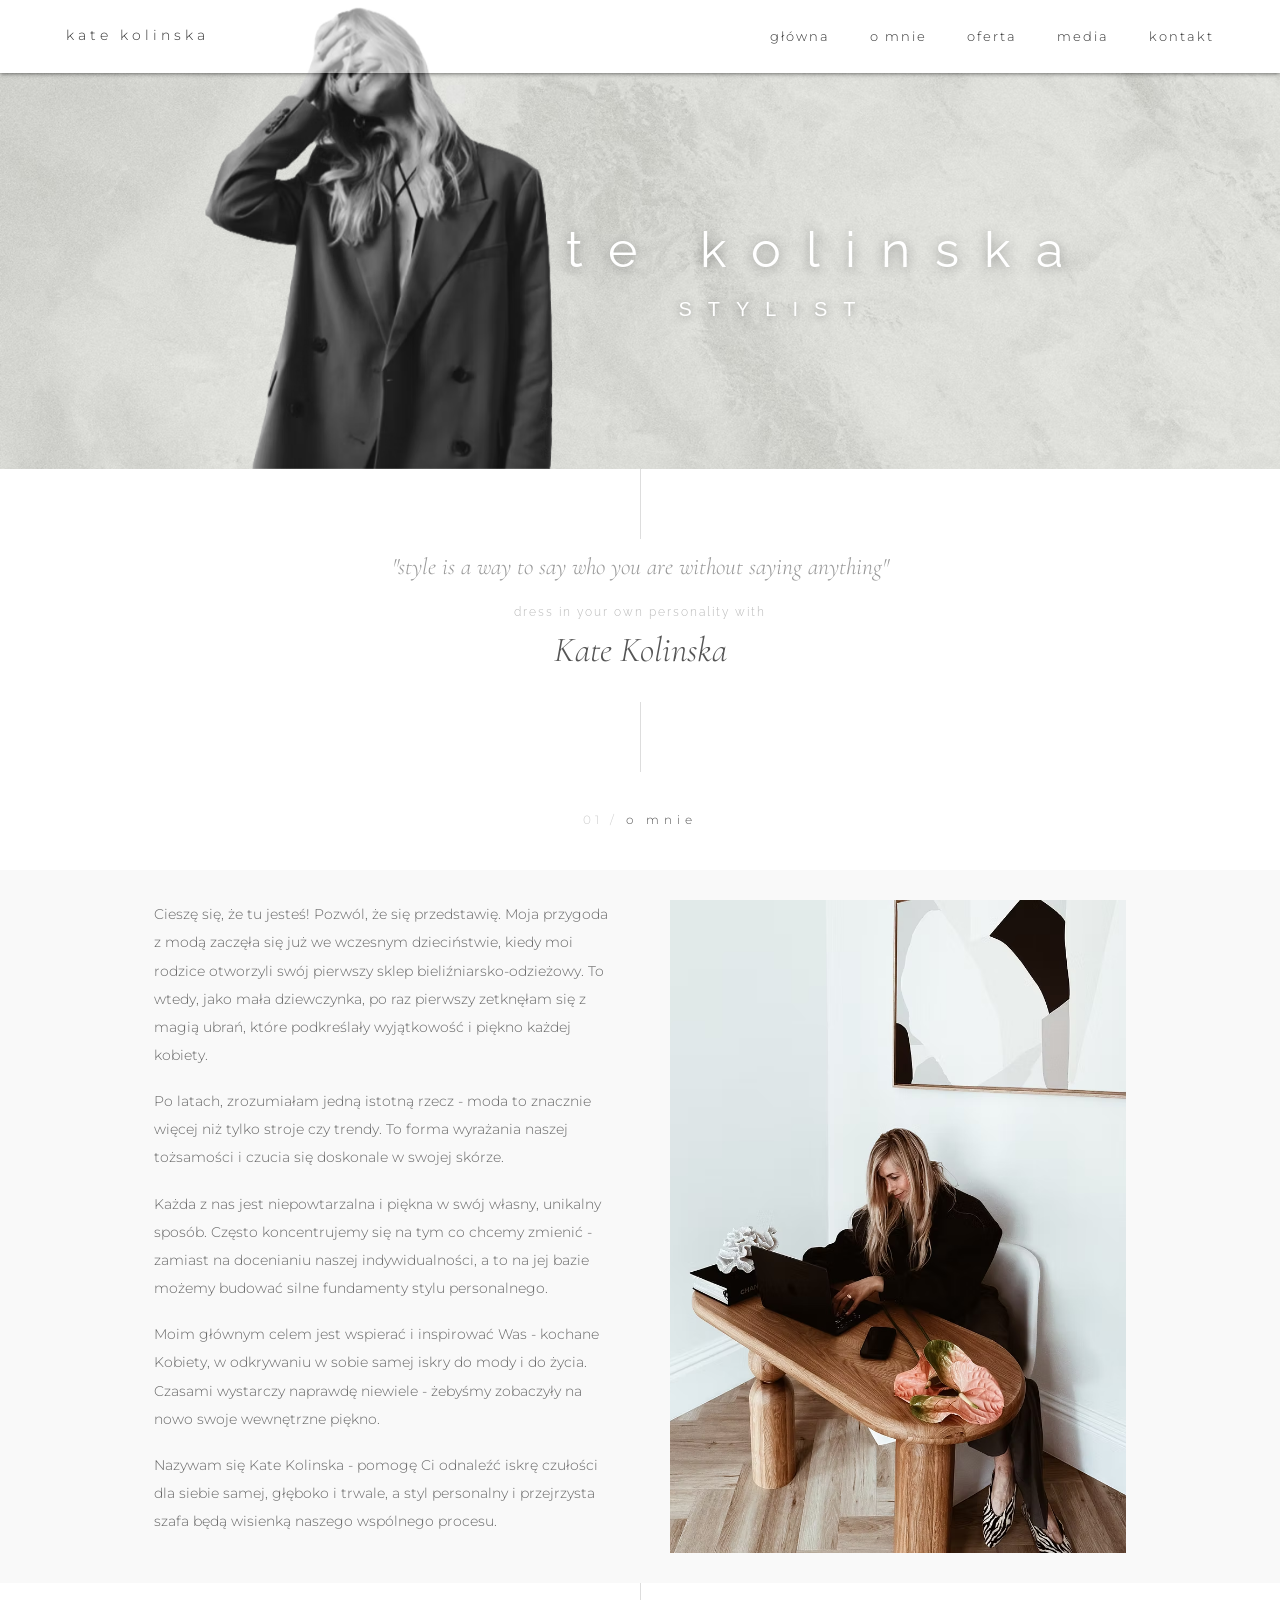
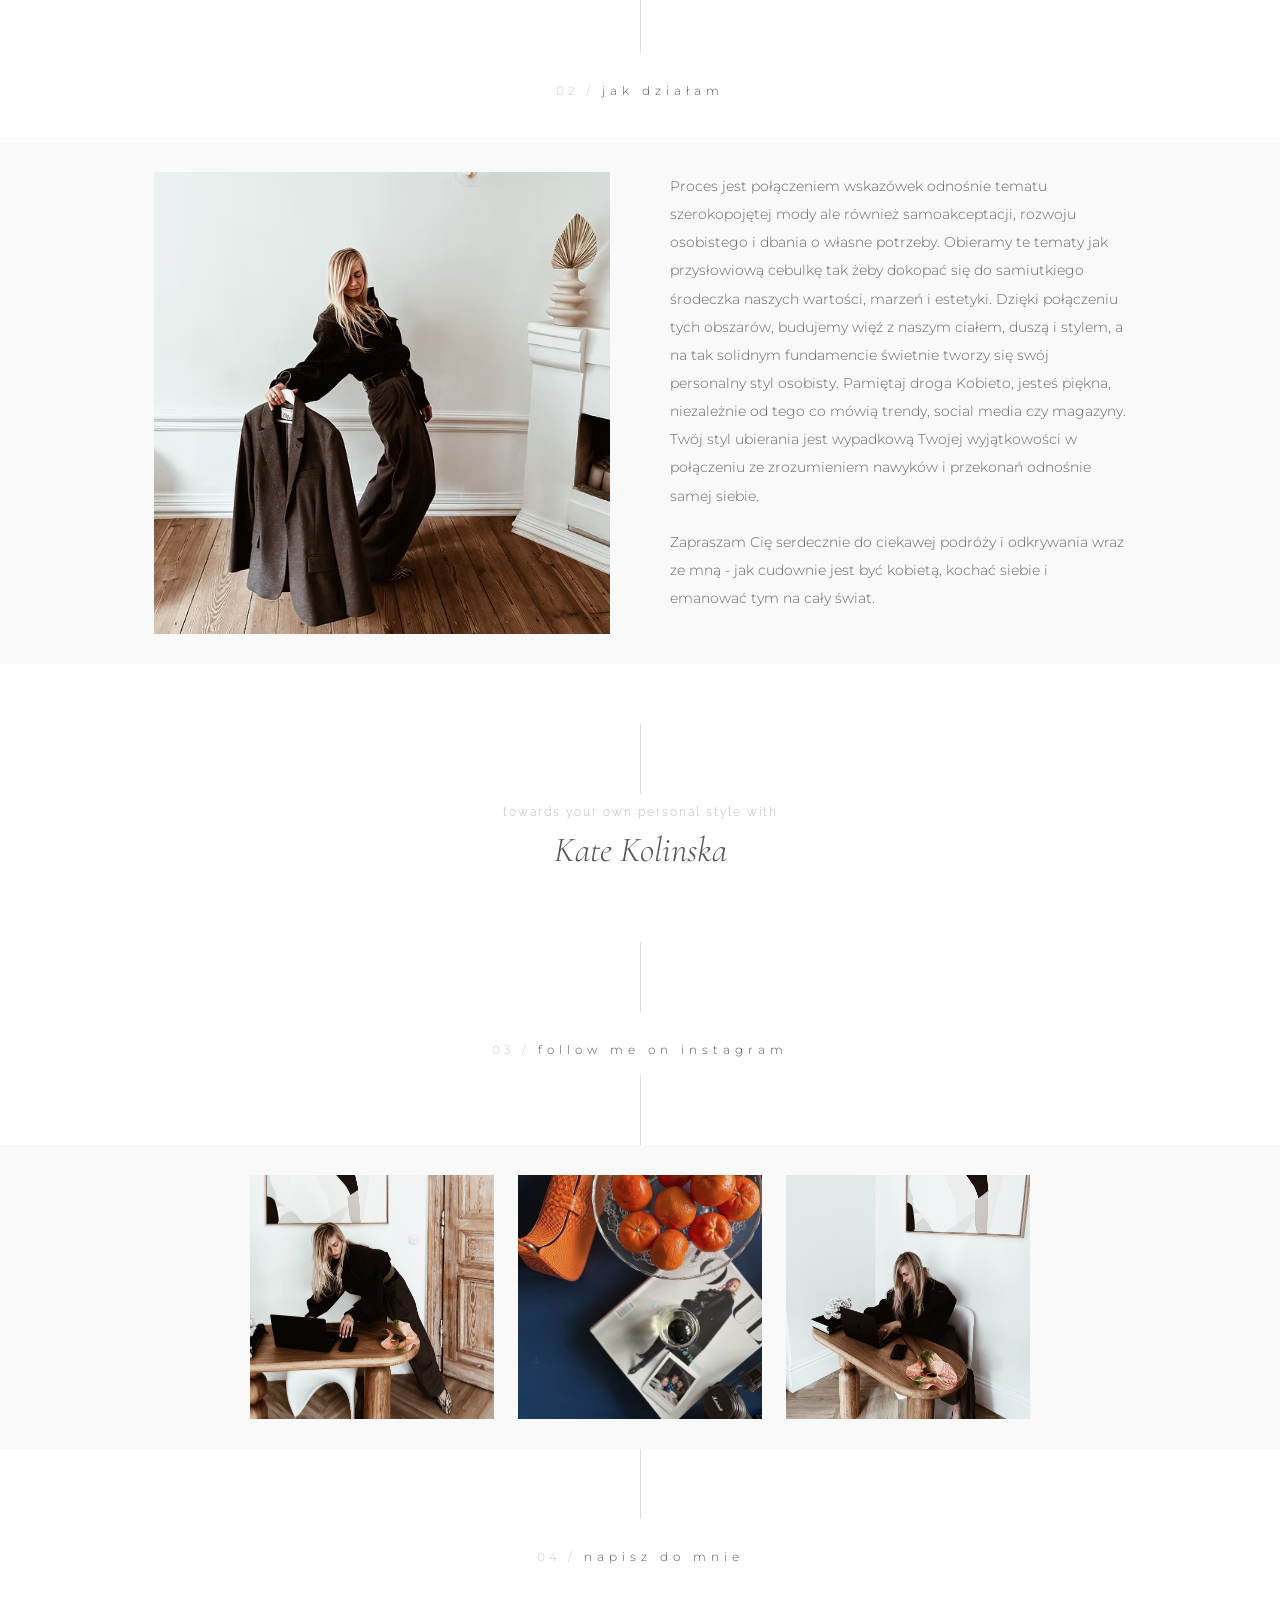
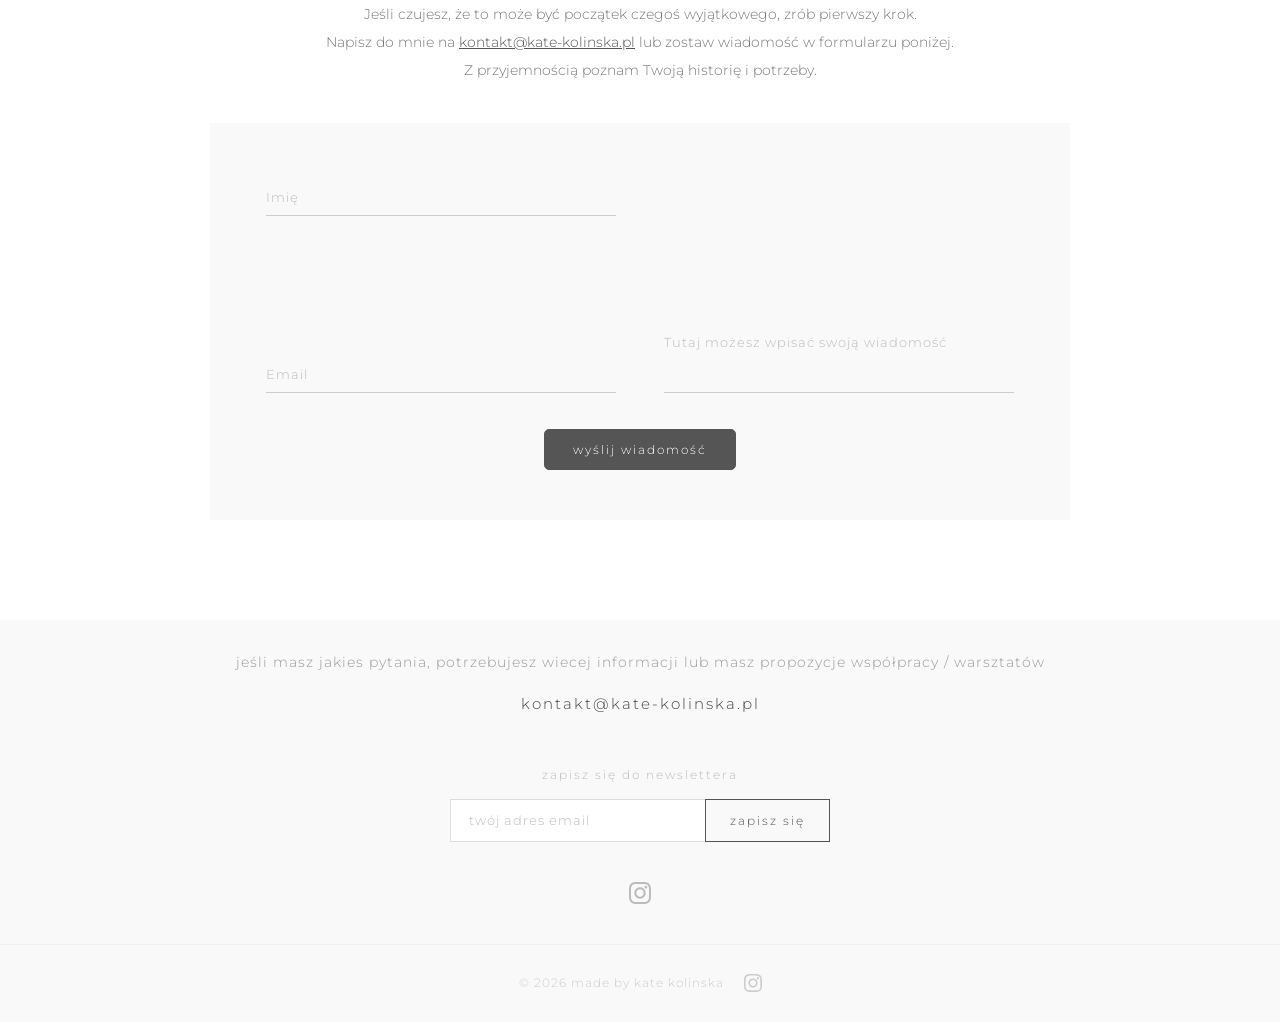
<file: index.html>
<!DOCTYPE html>
<html lang="pl">
  <head>
    <meta charset="UTF-8" />
    <meta name="viewport" content="width=device-width, initial-scale=1.0" />
    <title>Kate Kolinska | Personal Stylist i Coaching Stylu Wroclaw</title>
    <meta
      name="description"
      content="Kate Kolinska – personal stylist pomagająca kobietom odkryć ich unikalny styl. Coaching stylu, przegląd szafy, zakupy osobiste. Warszawa i online."
    />
    <link rel="canonical" href="https://kate-kolinska.pl/" />

    <!-- Open Graph -->

    <meta property="og:site_name" content="Kate Kolinska" />
    <meta property="og:type" content="website" />
    <meta property="og:site_name" content="Kate Kolinska" />

    <meta
      property="og:title"
      content="Kate Kolinska | Personal Stylist – Coaching Stylu Wrocław"
    />
    <meta
      property="og:description"
      content="Kate Kolinska – personal stylist pomagająca kobietom odkryć ich unikalny styl. Coaching stylu, przegląd szafy, zakupy osobiste. Wroclaw i online."
    />
    <meta
      property="og:image"
      content="https://kate-kolinska.pl/photo/hero-portrait.png"
    />
    <meta property="og:locale" content="pl_PL" />

    <!-- Twitter Card -->
    <meta name="twitter:card" content="summary_large_image" />
    <meta name="twitter:title" content="Kate Kolinska | Personal Stylist" />
    <meta
      name="twitter:description"
      content="Coaching stylu, przegląd szafy, zakupy osobiste. Warszawa i online."
    />
    <meta
      name="twitter:image"
      content="https://kate-kolinska.pl/photo/hero-portrait.png"
    />

    <link rel="icon" type="image/png" href="/favicon.png" />
    <link rel="preconnect" href="https://fonts.googleapis.com" />
    <link rel="preconnect" href="https://fonts.gstatic.com" crossorigin />
    <link
      href="https://fonts.googleapis.com/css2?family=Cormorant+Garamond:ital,wght@0,300;0,400;1,300;1,400&family=Montserrat:wght@300;400&family=Raleway:wght@300;400&display=swap"
      rel="stylesheet"
    />
    <link rel="stylesheet" href="style.css" />
    <link rel="stylesheet" href="responsive.css" />

    <!-- Google tag (gtag.js) -->
    <script
      async
      src="https://www.googletagmanager.com/gtag/js?id=G-4ZHYT9PMK6"
    ></script>
    <script>
      window.dataLayer = window.dataLayer || [];
      function gtag() {
        dataLayer.push(arguments);
      }
      gtag("js", new Date());

      gtag("config", "G-4ZHYT9PMK6");
    </script>
  </head>
  <body>
    <!-- NAGŁÓWEK -->
    <header class="main-header" id="top">
      <div class="header-container">
        <a href="#top" class="logo">kate kolinska</a>
        <nav class="main-nav" id="main-nav">
          <ul>
            <li><a href="#">główna</a></li>
            <li><a href="#o-mnie">o mnie</a></li>
            <li><a href="oferta.html">oferta</a></li>
            <li><a href="media.html">media</a></li>
            <li><a href="#kontakt">kontakt</a></li>
          </ul>
        </nav>
        <button class="hamburger" id="hamburger" aria-label="Menu">
          <span></span>
          <span></span>
          <span></span>
        </button>
      </div>
    </header>

    <!-- HERO -->
    <section class="hero">
      <img
        src="tło.jpg"
        class="hero-bg"
        alt="Kate Kolinska personal stylist – tło"
      />
      <img src="hero-portrait.png" class="hero-portrait" alt="Kate Kolinska" />
      <div class="hero-text">
        <h1>kate kolinska</h1>
        <p class="hero-subtitle">STYLIST</p>
      </div>
    </section>

    <!-- CYTAT -->
    <section class="quote-section">
      <div class="vertical-line"></div>
      <blockquote>
        "style is a way to say who you are without saying anything"
      </blockquote>
      <p class="quote-sub">dress in your own personality with</p>
      <p class="quote-name">Kate Kolinska</p>
      <div class="vertical-line about-connector"></div>
    </section>

    <!-- 01 O MNIE -->
    <section class="section-about" id="o-mnie">
      <div class="about-header">
        <span class="about-number">01 /</span>
        <h2 class="about-title">o mnie</h2>
      </div>
      <div class="about-zone">
        <div class="about-layout">
          <div class="about-text">
            <p>
              Cieszę się, że tu jesteś! Pozwól, że się przedstawię. Moja
              przygoda z modą zaczęła się już we wczesnym dzieciństwie, kiedy
              moi rodzice otworzyli swój pierwszy sklep bieliźniarsko-odzieżowy.
              To wtedy, jako mała dziewczynka, po raz pierwszy zetknęłam się z
              magią ubrań, które podkreślały wyjątkowość i piękno każdej
              kobiety.
            </p>
            <p>
              Po latach, zrozumiałam jedną istotną rzecz - moda to znacznie
              więcej niż tylko stroje czy trendy. To forma wyrażania naszej
              tożsamości i czucia się doskonale w swojej skórze.
            </p>
            <p>
              Każda z nas jest niepowtarzalna i piękna w swój własny, unikalny
              sposób. Często koncentrujemy się na tym co chcemy zmienić -
              zamiast na docenianiu naszej indywidualności, a to na jej bazie
              możemy budować silne fundamenty stylu personalnego.
            </p>
            <p>
              Moim głównym celem jest wspierać i inspirować Was - kochane
              Kobiety, w odkrywaniu w sobie samej iskry do mody i do życia.
              Czasami wystarczy naprawdę niewiele - żebyśmy zobaczyły na nowo
              swoje wewnętrzne piękno.
            </p>
            <p>
              Nazywam się Kate Kolinska - pomogę Ci odnaleźć iskrę czułości dla
              siebie samej, głęboko i trwale, a styl personalny i przejrzysta
              szafa będą wisienką naszego wspólnego procesu.
            </p>
          </div>
          <div class="about-image">
            <img
              src="photo/FullSizeRender_VSCO 45_JPG.jpg.avif"
              alt="Kate Kolinska – personal stylist"
            />
          </div>
        </div>
      </div>
    </section>

    <!-- 02 JAK DZIAŁAM -->
    <section class="section-how" id="jak-dzialm">
      <div class="about-header about-header-lined">
        <div class="vertical-line"></div>
        <div class="about-title-row">
          <span class="about-number">02 /</span>
          <h2 class="about-title">jak działam</h2>
        </div>
      </div>
      <div class="about-zone">
        <div class="about-layout">
          <div class="about-image">
            <img
              src="photo/FullSizeRender_VSCO 36_JPG.jpg.avif"
              alt="Kate Kolinska – coaching stylu jak działam"
            />
          </div>
          <div class="about-text">
            <p>
              Proces jest połączeniem wskazówek odnośnie tematu szerokopojętej
              mody ale również samoakceptacji, rozwoju osobistego i dbania o
              własne potrzeby. Obieramy te tematy jak przysłowiową cebulkę tak
              żeby dokopać się do samiutkiego środeczka naszych wartości, marzeń
              i estetyki. Dzięki połączeniu tych obszarów, budujemy więź z
              naszym ciałem, duszą i stylem, a na tak solidnym fundamencie
              świetnie tworzy się swój personalny styl osobisty. Pamiętaj droga
              Kobieto, jesteś piękna, niezależnie od tego co mówią trendy,
              social media czy magazyny. Twój styl ubierania jest wypadkową
              Twojej wyjątkowości w połączeniu ze zrozumieniem nawyków i
              przekonań odnośnie samej siebie.
            </p>
            <p>
              Zapraszam Cię serdecznie do ciekawej podróży i odkrywania wraz ze
              mną - jak cudownie jest być kobietą, kochać siebie i emanować tym
              na cały świat.
            </p>
          </div>
        </div>
      </div>
    </section>

    <!-- CLOSING QUOTE -->
    <div class="closing-quote">
      <div class="vertical-line"></div>
      <p class="quote-sub">towards your own personal style with</p>
      <p class="quote-name">Kate Kolinska</p>
    </div>

    <!-- 03 INSTAGRAM -->
    <section class="section-instagram">
      <div class="about-header about-header-lined">
        <div class="vertical-line"></div>
        <div class="about-title-row">
          <span class="about-number">03 /</span>
          <h2 class="about-title">follow me on instagram</h2>
        </div>
        <div class="vertical-line"></div>
      </div>
      <div class="about-zone">
        <div class="instagram-grid">
          <a
            href="https://www.instagram.com/kate_kolinska"
            target="_blank"
            rel="noopener"
          >
            <img
              src="photo/abc72ac7-8f40-4756-972c-e1a03b0db609.jpeg.avif"
              alt="@kate_kolinska"
            />
          </a>
          <a
            href="https://www.instagram.com/kate_kolinska"
            target="_blank"
            rel="noopener"
          >
            <img
              src="photo/06c0bb_3555c4b31add47edaf9db078bc5b6a3e~mv2.jpg.avif"
              alt="@kate_kolinska"
            />
          </a>
          <a
            href="https://www.instagram.com/kate_kolinska"
            target="_blank"
            rel="noopener"
          >
            <img
              src="photo/FullSizeRender_VSCO 45_JPG.jpg.avif"
              alt="@kate_kolinska"
            />
          </a>
        </div>
      </div>
    </section>

    <!-- 04 KONTAKT -->
    <section class="section-contact" id="kontakt">
      <div class="about-header about-header-lined">
        <div class="vertical-line"></div>
        <div class="about-title-row">
          <span class="about-number">04 /</span>
          <h2 class="about-title">napisz do mnie</h2>
        </div>
      </div>

      <!-- POROZMAWIAJMY -->
      <section class="section-porozmawiajmy">
        <div class="porozmawiajmy-inner">
<p class="porozmawiajmy-text"><span>Jeśli czujesz, że to może być początek czegoś wyjątkowego, zrób pierwszy krok.</span><span>Napisz do mnie na <a href="mailto:kontakt@kate-kolinska.pl">kontakt@kate-kolinska.pl</a> lub zostaw wiadomość w formularzu poniżej.</span><span>Z przyjemnością poznam Twoją historię i potrzeby.</span></p>

          <form class="porozmawiajmy-form" action="https://formspree.io/f/xpqgogln" method="POST">
            <input type="hidden" name="_subject" value="Nowa wiadomość – kate-kolinska.pl">
            <input type="hidden" name="_replyto" value="">
            <div class="porozmawiajmy-grid">
              <div class="porozmawiajmy-fields">
                <input class="porozmawiajmy-input" type="text" name="name" placeholder="Imię" required>
                <input class="porozmawiajmy-input" type="email" name="email" placeholder="Email" required>
              </div>
              <div class="porozmawiajmy-textarea-wrap">
                <textarea class="porozmawiajmy-textarea" name="message" placeholder="Tutaj możesz wpisać swoją wiadomość" required></textarea>
              </div>
            </div>
            <div class="porozmawiajmy-submit-wrap">
              <button type="submit" class="porozmawiajmy-submit">wyślij wiadomość</button>
            </div>
          </form>
        </div>
      </section>

      <div class="about-zone contact-zone">
        <p class="contact-intro">
          jeśli masz jakies pytania, potrzebujesz wiecej informacji lub masz
          propozycje współpracy / warsztatów
        </p>
        <a href="mailto:kontakt@kate-kolinska.pl" class="contact-email"
          >kontakt@kate-kolinska.pl</a
        >
        <p class="newsletter-label">zapisz się do newslettera</p>
        <div class="newsletter">
          <form action="https://formspree.io/f/xpqgogln" method="POST">
            <input
              type="hidden"
              name="_subject"
              value="Nowy zapis do newslettera – kate-kolinska.pl"
            />
            <input
              type="email"
              name="email"
              placeholder="twój adres email"
              required
            />
            <button type="submit">zapisz się</button>
          </form>
        </div>
        <a
          href="https://www.instagram.com/kate_kolinska"
          target="_blank"
          rel="noopener"
          class="social-icon"
          aria-label="Instagram"
        >
          <svg viewBox="0 0 24 24" width="22" height="22" fill="currentColor">
            <path
              d="M12 2.163c3.204 0 3.584.012 4.85.07 3.252.148 4.771 1.691 4.919 4.919.058 1.265.069 1.645.069 4.849 0 3.205-.012 3.584-.069 4.849-.149 3.225-1.664 4.771-4.919 4.919-1.266.058-1.644.07-4.85.07-3.204 0-3.584-.012-4.849-.07-3.26-.149-4.771-1.699-4.919-4.92-.058-1.265-.07-1.644-.07-4.849 0-3.204.013-3.583.07-4.849.149-3.227 1.664-4.771 4.919-4.919 1.266-.057 1.645-.069 4.849-.069zm0-2.163c-3.259 0-3.667.014-4.947.072-4.358.2-6.78 2.618-6.98 6.98-.059 1.281-.073 1.689-.073 4.948 0 3.259.014 3.668.072 4.948.2 4.358 2.618 6.78 6.98 6.98 1.281.059 1.689.073 4.948.073 3.259 0 3.668-.014 4.948-.072 4.354-.2 6.782-2.618 6.979-6.98.059-1.28.073-1.689.073-4.948 0-3.259-.014-3.667-.072-4.947-.196-4.354-2.617-6.78-6.979-6.98-1.281-.059-1.69-.073-4.949-.073zm0 5.838c-3.403 0-6.162 2.759-6.162 6.162s2.759 6.163 6.162 6.163 6.162-2.759 6.162-6.163c0-3.403-2.759-6.162-6.162-6.162zm0 10.162c-2.209 0-4-1.79-4-4 0-2.209 1.791-4 4-4s4 1.791 4 4c0 2.21-1.791 4-4 4zm6.406-11.845c-.796 0-1.441.645-1.441 1.44s.645 1.44 1.441 1.44c.795 0 1.439-.645 1.439-1.44s-.644-1.44-1.439-1.44z"
            />
          </svg>
        </a>
      </div>
    </section>

    <!-- FOOTER -->
    <footer class="main-footer">
      <p>© 2026 made by kate kolinska</p>
      <a
        href="https://www.instagram.com/kate_kolinska"
        target="_blank"
        rel="noopener"
        aria-label="Instagram"
      >
        <svg viewBox="0 0 24 24" width="18" height="18" fill="currentColor">
          <path
            d="M12 2.163c3.204 0 3.584.012 4.85.07 3.252.148 4.771 1.691 4.919 4.919.058 1.265.069 1.645.069 4.849 0 3.205-.012 3.584-.069 4.849-.149 3.225-1.664 4.771-4.919 4.919-1.266.058-1.644.07-4.85.07-3.204 0-3.584-.012-4.849-.07-3.26-.149-4.771-1.699-4.919-4.92-.058-1.265-.07-1.644-.07-4.849 0-3.204.013-3.583.07-4.849.149-3.227 1.664-4.771 4.919-4.919 1.266-.057 1.645-.069 4.849-.069zm0-2.163c-3.259 0-3.667.014-4.947.072-4.358.2-6.78 2.618-6.98 6.98-.059 1.281-.073 1.689-.073 4.948 0 3.259.014 3.668.072 4.948.2 4.358 2.618 6.78 6.98 6.98 1.281.059 1.689.073 4.948.073 3.259 0 3.668-.014 4.948-.072 4.354-.2 6.782-2.618 6.979-6.98.059-1.28.073-1.689.073-4.948 0-3.259-.014-3.667-.072-4.947-.196-4.354-2.617-6.78-6.979-6.98-1.281-.059-1.69-.073-4.949-.073zm0 5.838c-3.403 0-6.162 2.759-6.162 6.162s2.759 6.163 6.162 6.163 6.162-2.759 6.162-6.163c0-3.403-2.759-6.162-6.162-6.162zm0 10.162c-2.209 0-4-1.79-4-4 0-2.209 1.791-4 4-4s4 1.791 4 4c0 2.21-1.791 4-4 4zm6.406-11.845c-.796 0-1.441.645-1.441 1.44s.645 1.44 1.441 1.44c.795 0 1.439-.645 1.439-1.44s-.644-1.44-1.439-1.44z"
          />
        </svg>
      </a>
    </footer>

    <!-- KONTAKT POPUP -->
    <div class="newsletter-popup" id="contact-popup">
      <div class="newsletter-popup-box">
        <button class="newsletter-popup-close" id="contact-popup-close">
          &#215;
        </button>
        <div class="vertical-line"></div>
        <p class="newsletter-popup-title">dziękujemy!</p>
        <p class="newsletter-popup-text">
          Wiadomość została wysłana.<br />Odezwę się wkrótce.
        </p>
      </div>
    </div>

    <!-- NEWSLETTER POPUP -->
    <div class="newsletter-popup" id="newsletter-popup">
      <div class="newsletter-popup-box">
        <button class="newsletter-popup-close" id="newsletter-popup-close">
          &#215;
        </button>
        <div class="vertical-line"></div>
        <p class="newsletter-popup-title">dziękujemy!</p>
        <p class="newsletter-popup-text">
          Super! Zapisałeś się do newslettera Kate Kolinska.<br />Będziemy w
          kontakcie.
        </p>
      </div>
    </div>

    <script src="script.js"></script>
  </body>
</html>
</file>
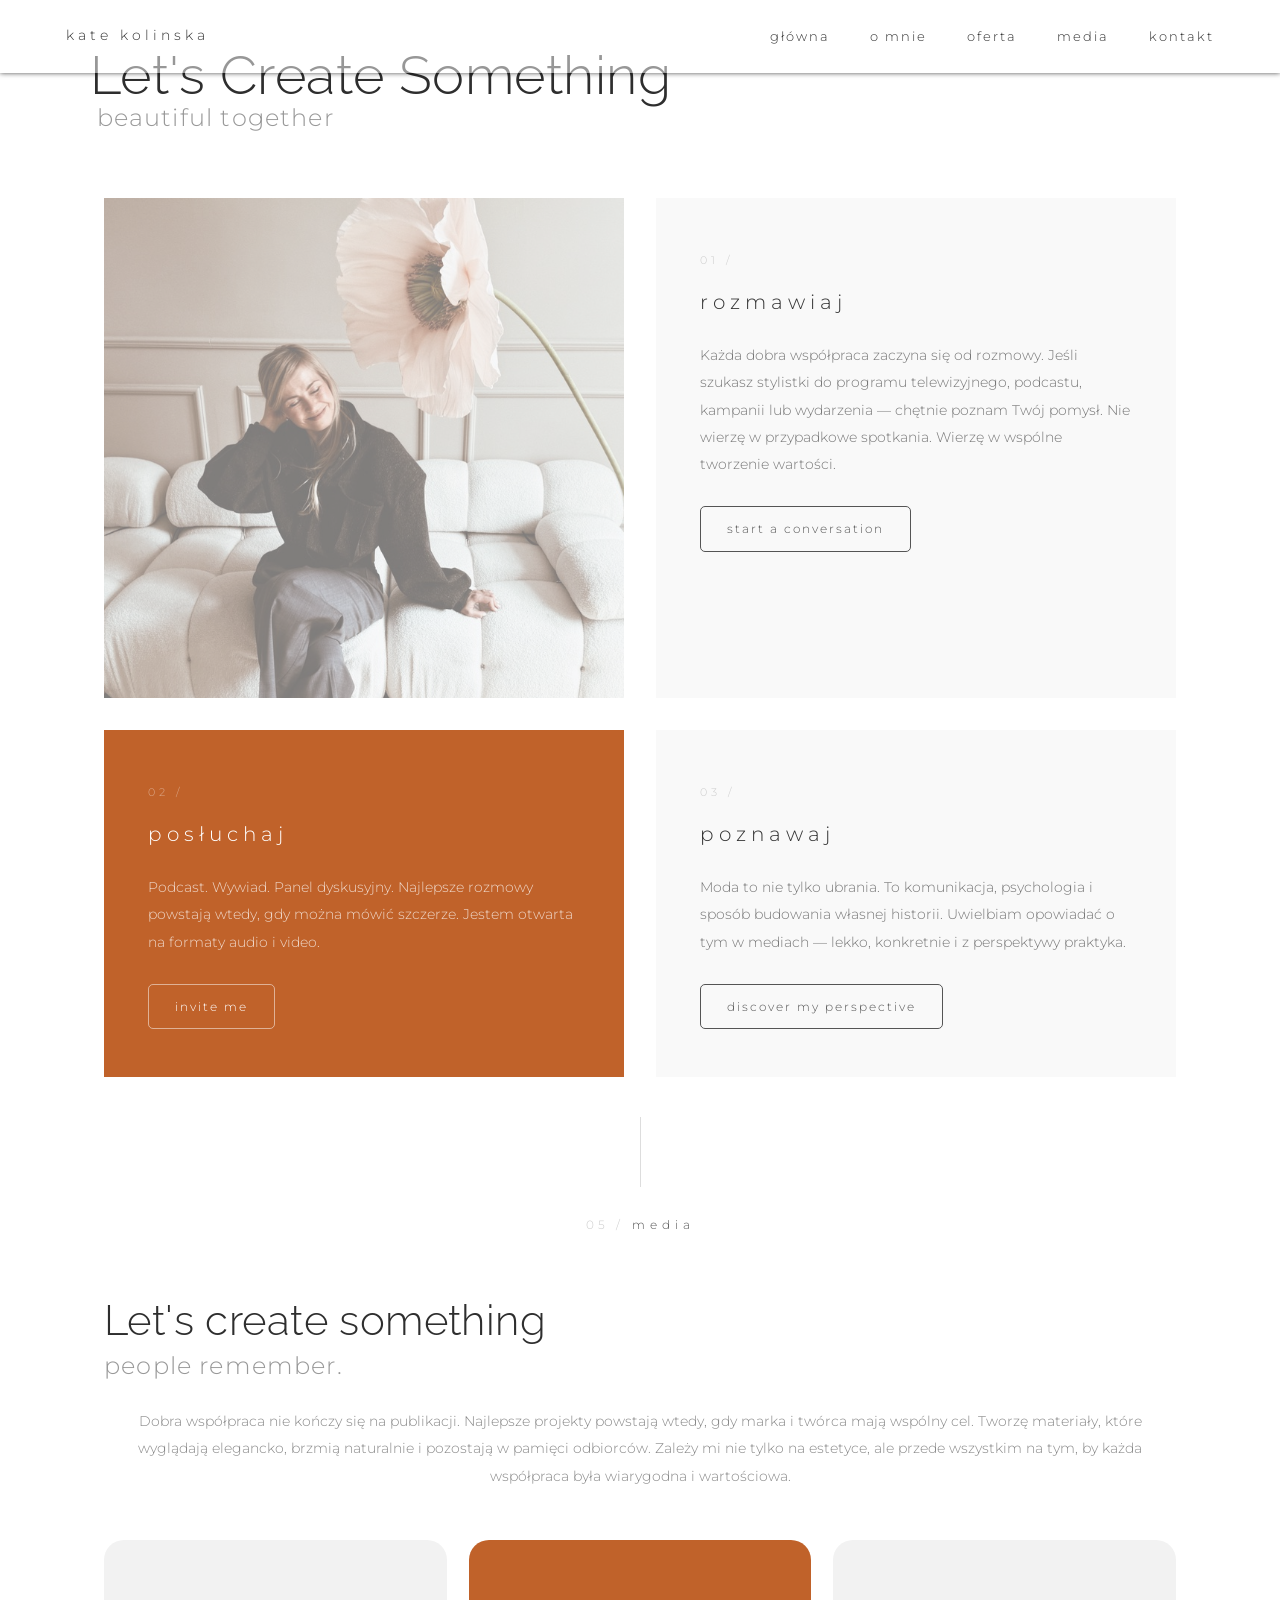
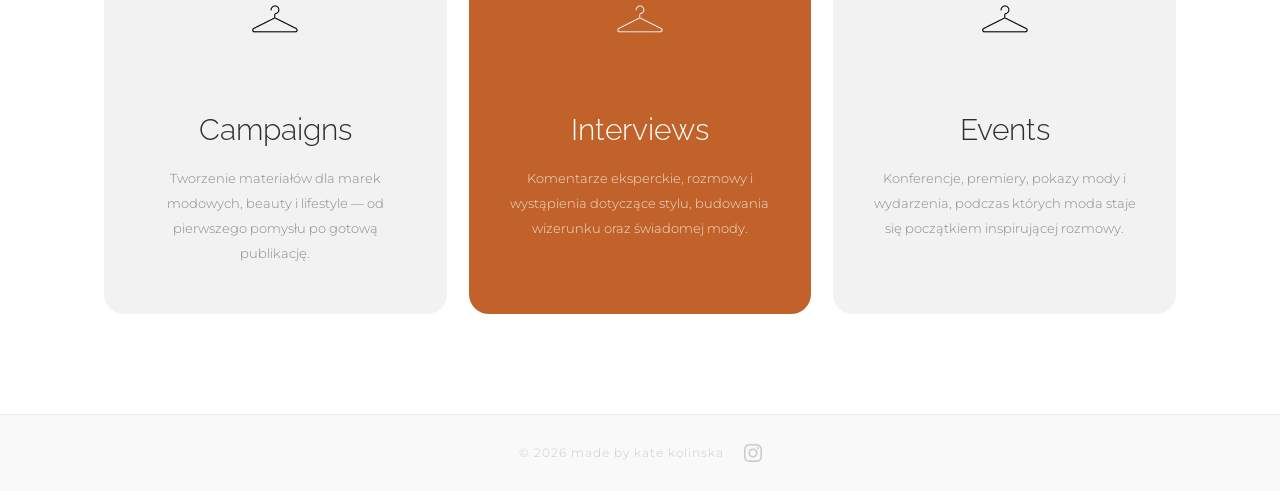
<file: media.html>
<!DOCTYPE html>
<html lang="pl">
<head>
    <meta charset="UTF-8">
    <meta name="viewport" content="width=device-width, initial-scale=1.0">
    <title>Media | Kate Kolinska – Personal Stylist</title>
    <meta name="description" content="Kate Kolinska w mediach – wywiady, podcasts, współpraca medialna. Posłuchaj rozmów o stylu, samoakceptacji i odkrywaniu własnej kobiecości.">
    <link rel="canonical" href="https://kate-kolinska.pl/media">

    <!-- Open Graph -->
    <meta property="og:type" content="website">
    <meta property="og:url" content="https://kate-kolinska.pl/media">
    <meta property="og:title" content="Media | Kate Kolinska – Personal Stylist">
    <meta property="og:description" content="Kate Kolinska w mediach – wywiady, podcasts, współpraca medialna.">
    <meta property="og:image" content="https://kate-kolinska.pl/photo/hero-portrait.png">
    <meta property="og:locale" content="pl_PL">

    <!-- Twitter Card -->
    <meta name="twitter:card" content="summary_large_image">
    <meta name="twitter:title" content="Media | Kate Kolinska – Personal Stylist">
    <meta name="twitter:description" content="Kate Kolinska w mediach – wywiady, podcasts, współpraca medialna.">
    <meta name="twitter:image" content="https://kate-kolinska.pl/photo/hero-portrait.png">

    <link rel="icon" type="image/png" href="/favicon.png">
    <link rel="preconnect" href="https://fonts.googleapis.com">
    <link rel="preconnect" href="https://fonts.gstatic.com" crossorigin>
    <link href="https://fonts.googleapis.com/css2?family=Cormorant+Garamond:ital,wght@0,300;0,400;1,300;1,400&family=Montserrat:wght@300;400&family=Raleway:wght@300;400&display=swap" rel="stylesheet">
    <link rel="stylesheet" href="style.css">
    <link rel="stylesheet" href="media.css">
    <link rel="stylesheet" href="responsive.css">

    <!-- Google Analytics -->
    <script async src="https://www.googletagmanager.com/gtag/js?id=G-4ZHYT9PMK6"></script>
    <script>
        window.dataLayer = window.dataLayer || [];
        function gtag(){dataLayer.push(arguments);}
        gtag('js', new Date());
        gtag('config', 'G-4ZHYT9PMK6');
    </script>
</head>
<body>

    <!-- NAGŁÓWEK -->
    <header class="main-header" id="top">
        <div class="header-container">
            <a href="index.html" class="logo">kate kolinska</a>
            <nav class="main-nav" id="main-nav">
                <ul>
                    <li><a href="index.html">główna</a></li>
                    <li><a href="index.html#o-mnie">o mnie</a></li>
                    <li><a href="oferta.html">oferta</a></li>
                    <li><a href="media.html">media</a></li>
                    <li><a href="index.html#kontakt">kontakt</a></li>
                </ul>
            </nav>
            <button class="hamburger" id="hamburger" aria-label="Menu">
                <span></span><span></span><span></span>
            </button>
        </div>
    </header>

    <!-- MEDIA -->
    <section class="section-media">

        <!-- Duże hasło -->
        <div class="media-hero">
            <h2 class="media-hero-heading">Let's Create Something<span class="media-hero-heading-line2 media-heading-sub">beautiful together</span></h2>
        </div>

        <!-- Karty -->
        <div class="media-cards-wrap media-cards-wrap--all">
            <div class="media-cards-grid">

                <!-- video -->
                <div class="media-card media-card--video">
                    <div class="media-video-wrap">
                        <video id="media-video" autoplay muted playsinline poster="D0EC9B2B-9CBE-4011-9504-344C13DDCE03_1_105_c.jpeg">
                            <source src="filmik_kasia_small.mp4" type="video/mp4">
                        </video>
                        <img id="media-video-poster" class="media-video-poster" src="D0EC9B2B-9CBE-4011-9504-344C13DDCE03_1_105_c.jpeg" alt="Kate Kolinska">
                    </div>
                </div>

                <!-- rozmawiaj -->
                <div class="media-card media-card--light media-card--rozmawiaj">
                    <span class="media-card-number">01 /</span>
                    <h2 class="media-card-title">rozmawiaj</h2>
                    <p class="media-card-text">Każda dobra współpraca zaczyna się od rozmowy. Jeśli szukasz stylistki do programu telewizyjnego, podcastu, kampanii lub wydarzenia — chętnie poznam Twój pomysł. Nie wierzę w przypadkowe spotkania. Wierzę w wspólne tworzenie wartości.</p>
                    <a href="mailto:kontakt@kate-kolinska.pl?subject=Wsp%C3%B3%C5%82praca%20medialna&body=Dzie%C5%84%20dobry%2C%0A%0AChcia%C5%82abym%20porozmawia%C4%87%20o%20wsp%C3%B3%C5%82pracy.%0A%0APozdrawiam%2C" class="media-card-btn">Start a Conversation</a>
                </div>

                <!-- posłuchaj -->
                <div class="media-card media-card--dark">
                    <span class="media-card-number">02 /</span>
                    <h2 class="media-card-title">posłuchaj</h2>
                    <p class="media-card-text">Podcast. Wywiad. Panel dyskusyjny. Najlepsze rozmowy powstają wtedy, gdy można mówić szczerze. Jestem otwarta na formaty audio i video.</p>
                    <a href="mailto:kontakt@kate-kolinska.pl?subject=Zaproszenie%20do%20wsp%C3%B3%C5%82pracy%20medialnej&body=Dzie%C5%84%20dobry%2C%0A%0AChcia%C5%82abym%20zaprosi%C4%87%20Pani%C4%85%20do%20udzia%C5%82u%20w%20%5Bpodcast%2Fwywiad%2Fpanel%5D.%0A%0APozdrawiam%2C" class="media-card-btn">Invite Me</a>
                </div>

                <!-- poznawaj -->
                <div class="media-card media-card--light media-card--poznawaj">
                    <span class="media-card-number">03 /</span>
                    <h2 class="media-card-title">poznawaj</h2>
                    <p class="media-card-text">Moda to nie tylko ubrania. To komunikacja, psychologia i sposób budowania własnej historii. Uwielbiam opowiadać o tym w mediach — lekko, konkretnie i z perspektywy praktyka.</p>
                    <a href="mailto:kontakt@kate-kolinska.pl?subject=Discover%20My%20Perspective&body=Dzie%C5%84%20dobry%2C%0A%0AChcia%C5%82abym%20pozna%C4%87%20bli%C5%BCej%20Twoje%20podej%C5%9Bcie%20do%20stylu.%0A%0APozdrawiam%2C" class="media-card-btn">Discover My Perspective</a>
                </div>

            </div>
        </div>

        <!-- Nagłówek sekcji -->
        <div class="about-header about-header-lined">
            <div class="vertical-line"></div>
            <div class="about-title-row">
                <span class="about-number">05 /</span>
                <h1 class="about-title">media</h1>
            </div>
        </div>

        <!-- Manifesto -->
        <div class="media-manifesto">
            <p class="media-manifesto-heading">Let's create something<span class="media-heading-sub">people remember.</span></p>
            <p class="media-manifesto-text">Dobra współpraca nie kończy się na publikacji. Najlepsze projekty powstają wtedy, gdy marka i twórca mają wspólny cel. Tworzę materiały, które wyglądają elegancko, brzmią naturalnie i pozostają w pamięci odbiorców. Zależy mi nie tylko na estetyce, ale przede wszystkim na tym, by każda współpraca była wiarygodna i wartościowa.</p>
        </div>

        <!-- Karty tematyczne -->
        <div class="media-features-wrap">
            <div class="media-features-grid">

                <div class="media-feature-card">
                    <div class="media-feature-icon">
                        <img src="da53c30d-1ca1-4439-bf9f-418cebbc6d97.png" alt="hanger icon" class="media-feature-icon-img">
                    </div>
                    <h3 class="media-feature-title">Campaigns</h3>
                    <p class="media-feature-text">Tworzenie materiałów dla marek modowych, beauty i lifestyle — od pierwszego pomysłu po gotową publikację.</p>
                </div>

                <div class="media-feature-card media-feature-card--accent">
                    <div class="media-feature-icon">
                        <img src="da53c30d-1ca1-4439-bf9f-418cebbc6d97.png" alt="hanger icon" class="media-feature-icon-img">
                    </div>
                    <h3 class="media-feature-title">Interviews</h3>
                    <p class="media-feature-text">Komentarze eksperckie, rozmowy i wystąpienia dotyczące stylu, budowania wizerunku oraz świadomej mody.</p>
                </div>

                <div class="media-feature-card">
                    <div class="media-feature-icon">
                        <img src="da53c30d-1ca1-4439-bf9f-418cebbc6d97.png" alt="hanger icon" class="media-feature-icon-img">
                    </div>
                    <h3 class="media-feature-title">Events</h3>
                    <p class="media-feature-text">Konferencje, premiery, pokazy mody i wydarzenia, podczas których moda staje się początkiem inspirującej rozmowy.</p>
                </div>

            </div>
        </div>

    </section>

    <!-- FOOTER -->
    <footer class="main-footer">
        <p>© 2026 made by kate kolinska</p>
        <a href="https://www.instagram.com/kate_kolinska" target="_blank" rel="noopener" aria-label="Instagram">
            <svg viewBox="0 0 24 24" width="18" height="18" fill="currentColor">
                <path d="M12 2.163c3.204 0 3.584.012 4.85.07 3.252.148 4.771 1.691 4.919 4.919.058 1.265.069 1.645.069 4.849 0 3.205-.012 3.584-.069 4.849-.149 3.225-1.664 4.771-4.919 4.919-1.266.058-1.644.07-4.85.07-3.204 0-3.584-.012-4.849-.07-3.26-.149-4.771-1.699-4.919-4.92-.058-1.265-.07-1.644-.07-4.849 0-3.204.013-3.583.07-4.849.149-3.227 1.664-4.771 4.919-4.919 1.266-.057 1.645-.069 4.849-.069zm0-2.163c-3.259 0-3.667.014-4.947.072-4.358.2-6.78 2.618-6.98 6.98-.059 1.281-.073 1.689-.073 4.948 0 3.259.014 3.668.072 4.948.2 4.358 2.618 6.78 6.98 6.98 1.281.059 1.689.073 4.948.073 3.259 0 3.668-.014 4.948-.072 4.354-.2 6.782-2.618 6.979-6.98.059-1.28.073-1.689.073-4.948 0-3.259-.014-3.667-.072-4.947-.196-4.354-2.617-6.78-6.979-6.98-1.281-.059-1.69-.073-4.949-.073zm0 5.838c-3.403 0-6.162 2.759-6.162 6.162s2.759 6.163 6.162 6.163 6.162-2.759 6.162-6.163c0-3.403-2.759-6.162-6.162-6.162zm0 10.162c-2.209 0-4-1.79-4-4 0-2.209 1.791-4 4-4s4 1.791 4 4c0 2.21-1.791 4-4 4zm6.406-11.845c-.796 0-1.441.645-1.441 1.44s.645 1.44 1.441 1.44c.795 0 1.439-.645 1.439-1.44s-.644-1.44-1.439-1.44z"/>
            </svg>
        </a>
    </footer>

    <script src="script.js"></script>
</body>
</html>
</file>
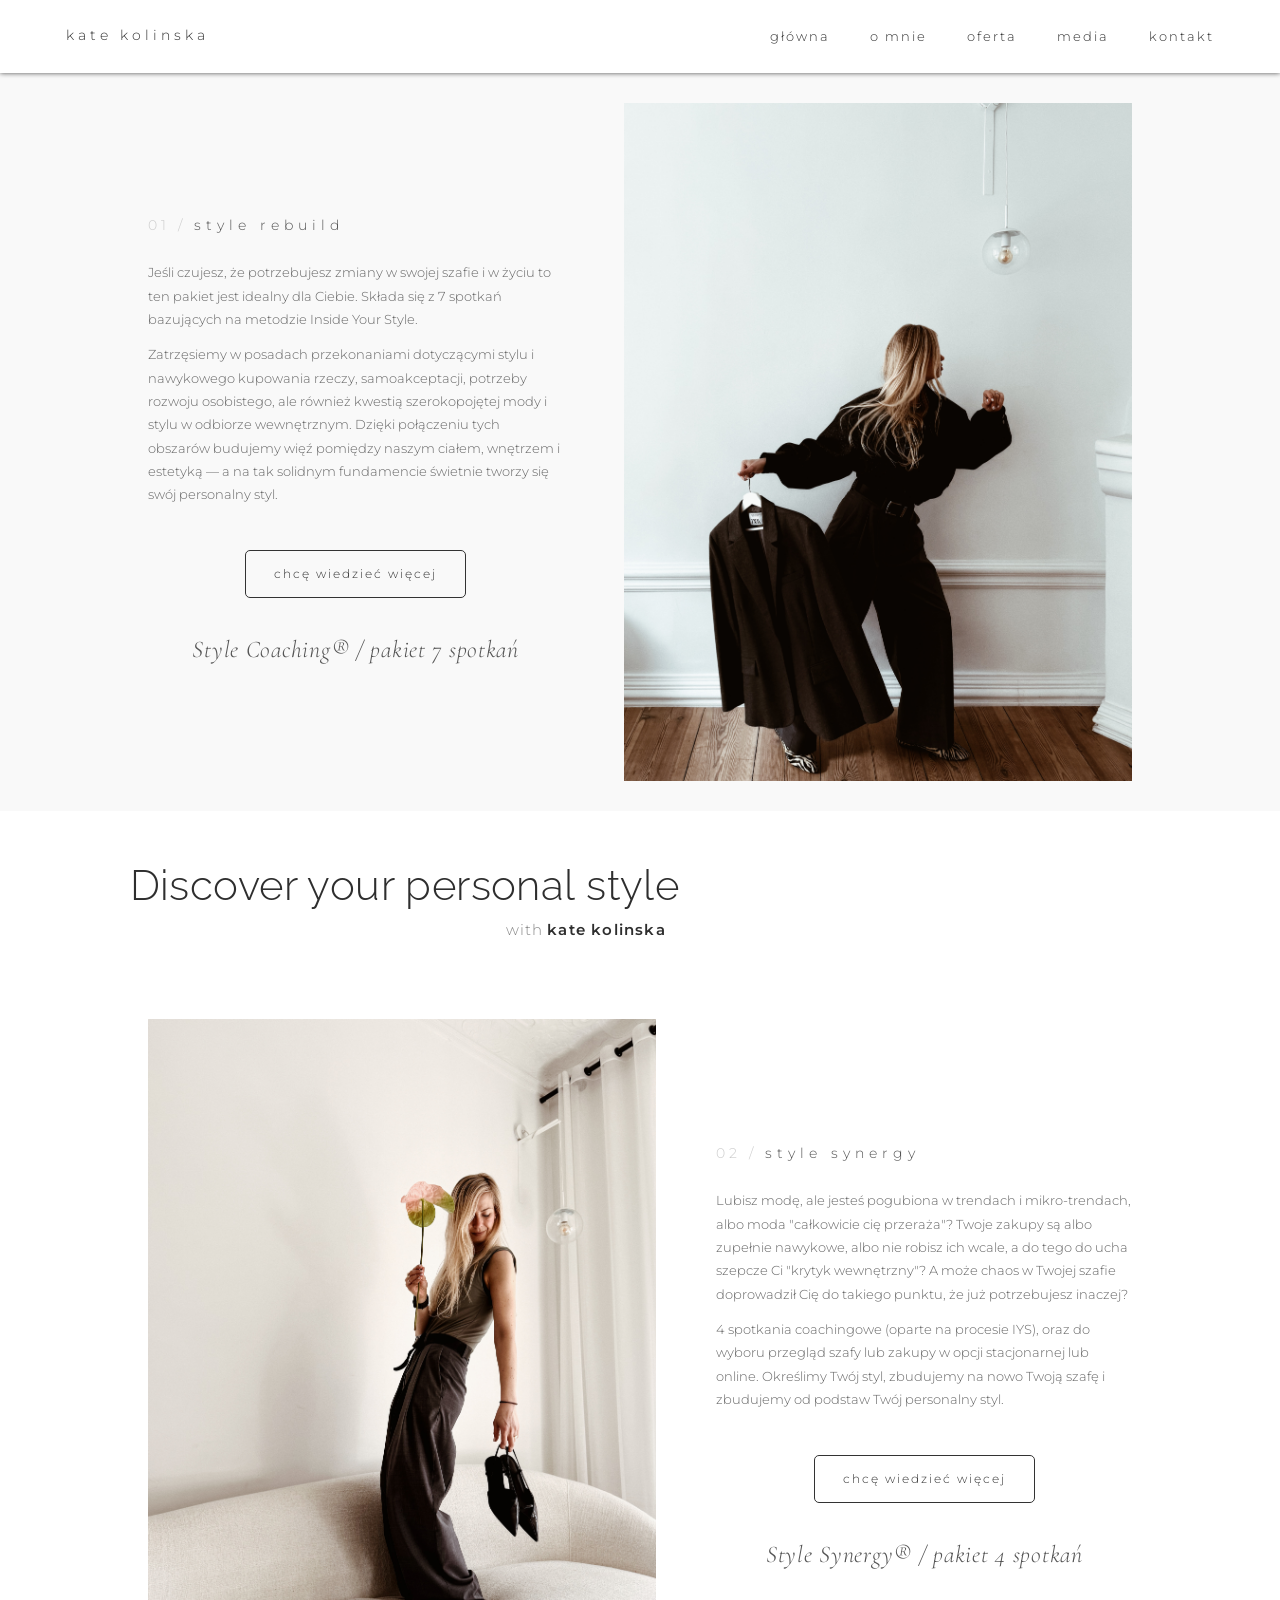
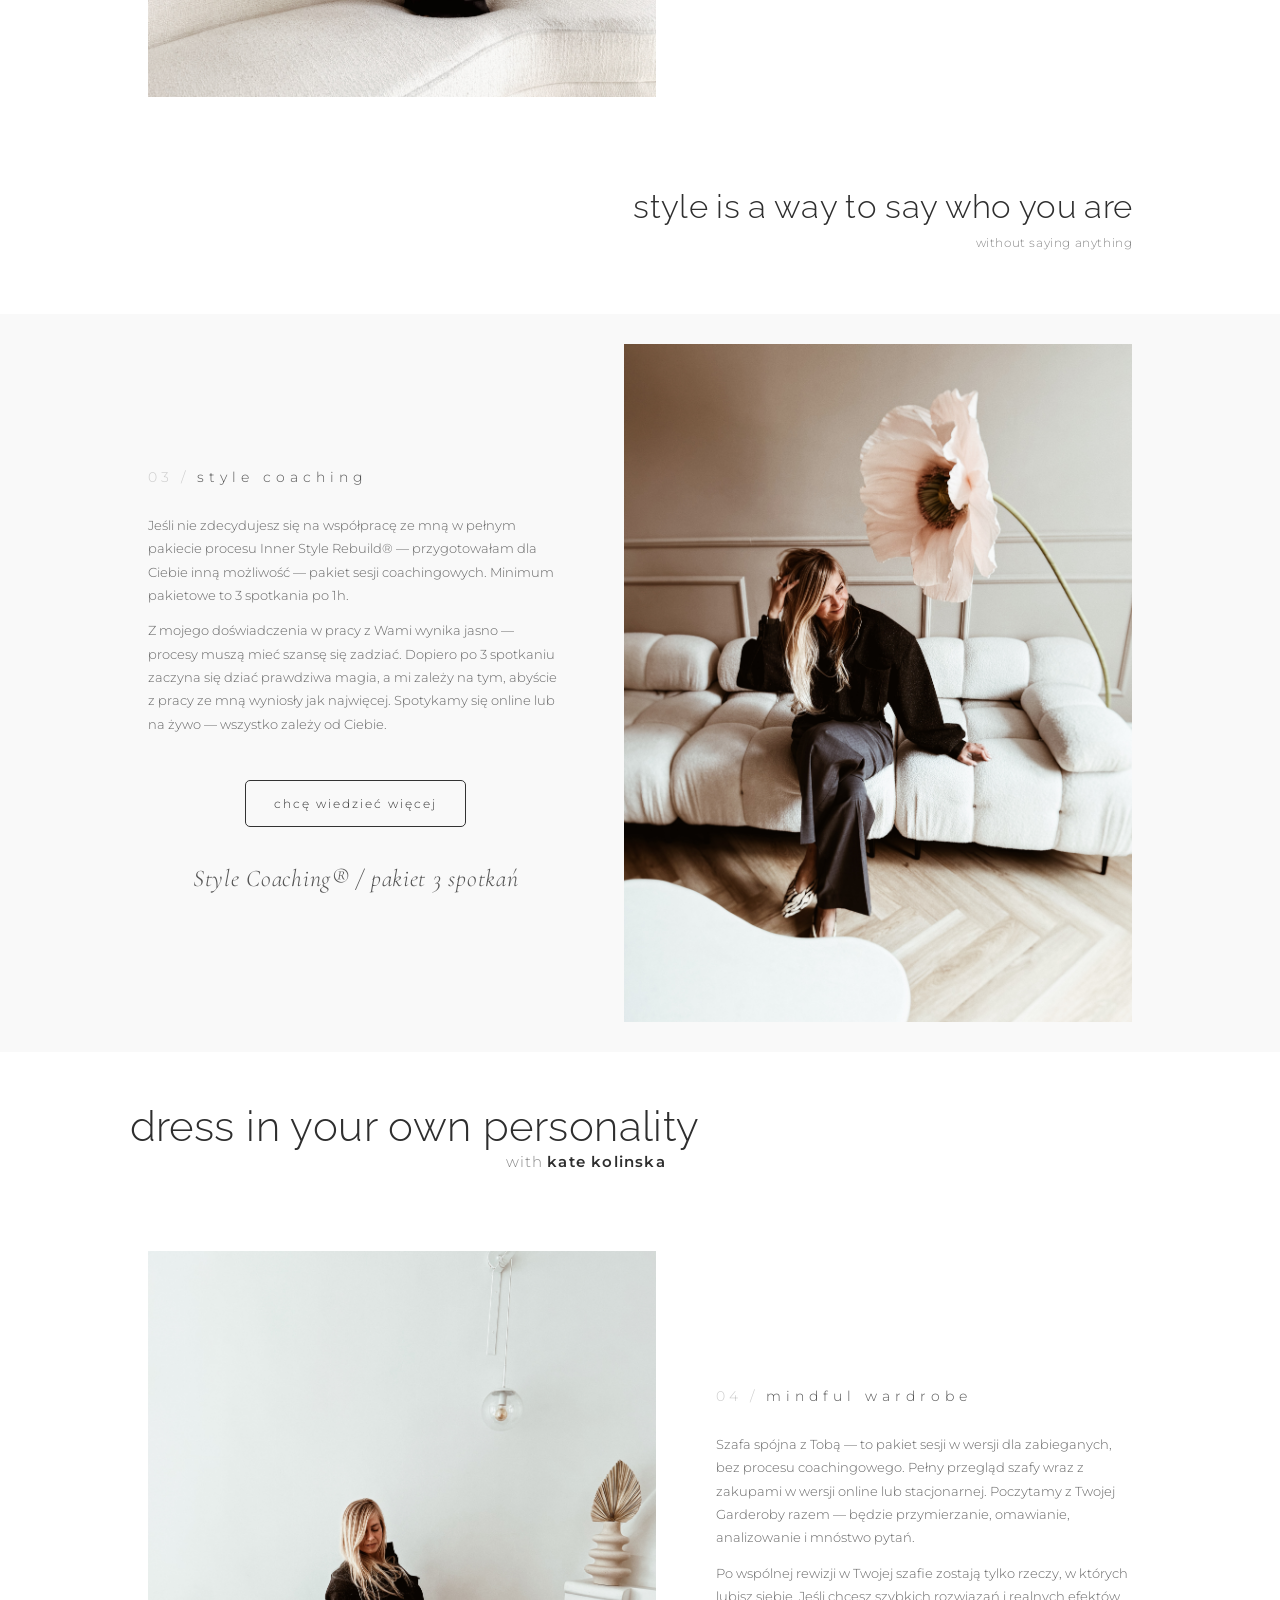
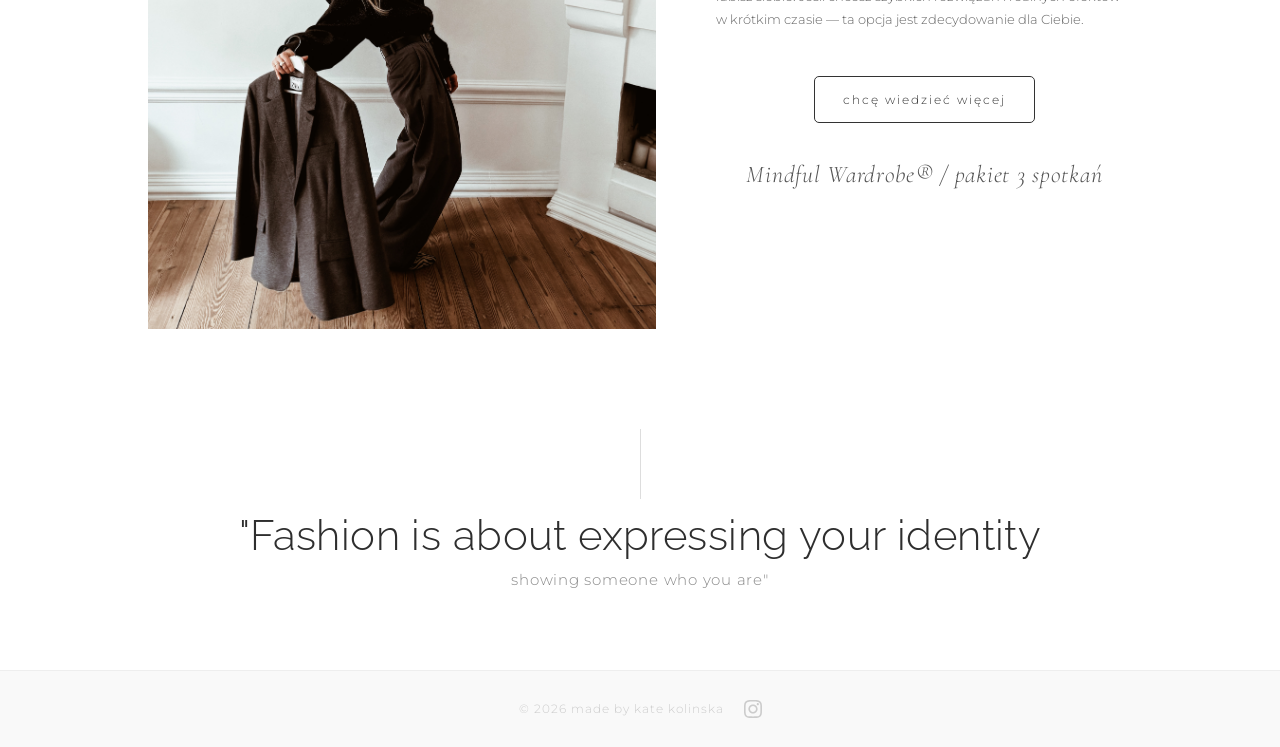
<file: oferta.html>
<!DOCTYPE html>
<html lang="pl">
<head>
    <meta charset="UTF-8">
    <meta name="viewport" content="width=device-width, initial-scale=1.0">
    <title>Oferta | Kate Kolinska – Style Rebuild, Synergy, Coaching, Mindful Wardrobe</title>
    <meta name="description" content="Oferta Kate Kolinska – pakiety coachingu stylu: Style Rebuild (7 spotkań), Style Synergy (4 spotkania), Style Coaching (3 spotkania), Mindful Wardrobe. Warszawa i online.">
    <link rel="canonical" href="https://kate-kolinska.pl/oferta">

    <!-- Open Graph -->
    <meta property="og:type" content="website">
    <meta property="og:url" content="https://kate-kolinska.pl/oferta">
    <meta property="og:title" content="Oferta | Kate Kolinska – Coaching Stylu">
    <meta property="og:description" content="Pakiety coachingu stylu: Style Rebuild, Style Synergy, Style Coaching, Mindful Wardrobe. Warszawa i online.">
    <meta property="og:image" content="https://kate-kolinska.pl/photo/oferta_1.jpg">
    <meta property="og:locale" content="pl_PL">

    <!-- Twitter Card -->
    <meta name="twitter:card" content="summary_large_image">
    <meta name="twitter:title" content="Oferta | Kate Kolinska – Coaching Stylu">
    <meta name="twitter:description" content="Pakiety coachingu stylu: Style Rebuild, Style Synergy, Style Coaching, Mindful Wardrobe.">
    <meta name="twitter:image" content="https://kate-kolinska.pl/photo/oferta_1.jpg">

    <link rel="icon" type="image/png" href="/favicon.png">
    <link rel="preconnect" href="https://fonts.googleapis.com">
    <link rel="preconnect" href="https://fonts.gstatic.com" crossorigin>
    <link href="https://fonts.googleapis.com/css2?family=Cormorant+Garamond:ital,wght@0,300;0,400;1,300;1,400&family=Montserrat:wght@300;400&family=Raleway:wght@300;400&display=swap" rel="stylesheet">
    <link rel="stylesheet" href="style.css">
    <link rel="stylesheet" href="oferta.css">
    <link rel="stylesheet" href="responsive.css">
    <script
    async
    src="https://www.googletagmanager.com/gtag/js?id=G-4ZHYT9PMK6"
    ></script>
</head>
<body>

    <!-- NAGŁÓWEK -->
    <header class="main-header" id="top">
        <div class="header-container">
            <a href="index.html" class="logo">kate kolinska</a>
            <nav class="main-nav" id="main-nav">
                <ul>
                    <li><a href="index.html">główna</a></li>
                    <li><a href="index.html#o-mnie">o mnie</a></li>
                    <li><a href="oferta.html">oferta</a></li>
                    <li><a href="media.html">media</a></li>
                    <li><a href="index.html#kontakt">kontakt</a></li>
                </ul>
            </nav>
            <button class="hamburger" id="hamburger" aria-label="Menu">
                <span></span><span></span><span></span>
            </button>
        </div>
    </header>

    <!-- 01 STYLE REBUILD -->
    <section class="oferta-section">
        <div class="about-zone oferta-zone">
            <div class="about-layout">
                <div class="about-text">
                    <div class="oferta-package-header">
                        <span class="about-number">01 /</span>
                        <h2 class="about-title">style rebuild</h2>
                    </div>
                    <p>Jeśli czujesz, że potrzebujesz zmiany w swojej szafie i w życiu to ten pakiet jest idealny dla Ciebie. Składa się z 7 spotkań bazujących na metodzie Inside Your Style.</p>
                    <p>Zatrzęsiemy w posadach przekonaniami dotyczącymi stylu i nawykowego kupowania rzeczy, samoakceptacji, potrzeby rozwoju osobistego, ale również kwestią szerokopojętej mody i stylu w odbiorze wewnętrznym. Dzięki połączeniu tych obszarów budujemy więź pomiędzy naszym ciałem, wnętrzem i estetyką — a na tak solidnym fundamencie świetnie tworzy się swój personalny styl.</p>
                    <a href="mailto:kontakt@kate-kolinska.pl?subject=Chc%C4%99%20wiedzie%C4%87%20wi%C4%99cej%20o%20Style%20Rebuild&body=Dzie%C5%84%20dobry%2C%0A%0AChcia%C5%82abym%20dowiedzie%C4%87%20si%C4%99%20wi%C4%99cej%20o%20pakiecie%20Style%20Rebuild.%0A%0APozdrawiam%2C" class="oferta-cta-btn">chcę wiedzieć więcej</a>
                    <p class="oferta-package-name">Style Coaching® / pakiet 7 spotkań</p>
                </div>
                <div class="about-image">
                    <img src="photo/oferta_1.jpg" alt="Kate Kolinska – pakiet Style Rebuild, coaching stylu 7 spotkań">
                </div>
            </div>
        </div>
    </section>

    <!-- HEADING -->
    <div class="oferta-heading-block">
        <h1 class="oferta-heading">Discover your personal style<span class="oferta-with">with <strong>kate kolinska</strong></span></h1>
    </div>

    <!-- 02 STYLE SYNERGY -->
    <section class="oferta-section">
        <div class="about-zone oferta-zone oferta-zone--white">
            <div class="about-layout about-layout--image-left">
                <div class="about-image">
                    <img src="photo/oferta_2.jpg" alt="Kate Kolinska – pakiet Style Synergy, coaching stylu 4 spotkania">
                </div>
                <div class="about-text">
                    <div class="oferta-package-header">
                        <span class="about-number">02 /</span>
                        <h2 class="about-title">style synergy</h2>
                    </div>
                    <p>Lubisz modę, ale jesteś pogubiona w trendach i mikro-trendach, albo moda "całkowicie cię przeraża"? Twoje zakupy są albo zupełnie nawykowe, albo nie robisz ich wcale, a do tego do ucha szepcze Ci "krytyk wewnętrzny"? A może chaos w Twojej szafie doprowadził Cię do takiego punktu, że już potrzebujesz inaczej?</p>
                    <p>4 spotkania coachingowe (oparte na procesie IYS), oraz do wyboru przegląd szafy lub zakupy w opcji stacjonarnej lub online. Określimy Twój styl, zbudujemy na nowo Twoją szafę i zbudujemy od podstaw Twój personalny styl.</p>
                    <a href="mailto:kontakt@kate-kolinska.pl?subject=Chc%C4%99%20wiedzie%C4%87%20wi%C4%99cej%20o%20Style%20Synergy&body=Dzie%C5%84%20dobry%2C%0A%0AChcia%C5%82abym%20dowiedzie%C4%87%20si%C4%99%20wi%C4%99cej%20o%20pakiecie%20Style%20Synergy.%0A%0APozdrawiam%2C" class="oferta-cta-btn">chcę wiedzieć więcej</a>
                    <p class="oferta-package-name">Style Synergy® / pakiet 4 spotkań</p>
                </div>
            </div>
        </div>
    </section>

    <!-- CYTAT ŚRODKOWY -->
    <div class="oferta-mid-quote">
        <blockquote>
            <span class="mid-quote-big">style is a way to say who you are</span>
            <span class="mid-quote-small">without saying anything</span>
        </blockquote>
    </div>

    <!-- 03 STYLE COACHING -->
    <section class="oferta-section">
        <div class="about-zone oferta-zone">
            <div class="about-layout">
                <div class="about-text">
                    <div class="oferta-package-header">
                        <span class="about-number">03 /</span>
                        <h2 class="about-title">style coaching</h2>
                    </div>
                    <p>Jeśli nie zdecydujesz się na współpracę ze mną w pełnym pakiecie procesu Inner Style Rebuild® — przygotowałam dla Ciebie inną możliwość — pakiet sesji coachingowych. Minimum pakietowe to 3 spotkania po 1h.</p>
                    <p>Z mojego doświadczenia w pracy z Wami wynika jasno — procesy muszą mieć szansę się zadziać. Dopiero po 3 spotkaniu zaczyna się dziać prawdziwa magia, a mi zależy na tym, abyście z pracy ze mną wyniosły jak najwięcej. Spotykamy się online lub na żywo — wszystko zależy od Ciebie.</p>
                    <a href="mailto:kontakt@kate-kolinska.pl?subject=Chc%C4%99%20wiedzie%C4%87%20wi%C4%99cej%20o%20Style%20Coaching&body=Dzie%C5%84%20dobry%2C%0A%0AChcia%C5%82abym%20dowiedzie%C4%87%20si%C4%99%20wi%C4%99cej%20o%20pakiecie%20Style%20Coaching.%0A%0APozdrawiam%2C" class="oferta-cta-btn">chcę wiedzieć więcej</a>
                    <p class="oferta-package-name">Style Coaching® / pakiet 3 spotkań</p>
                </div>
                <div class="about-image">
                    <img src="photo/oferta_3.jpg" alt="Kate Kolinska – pakiet Style Coaching, sesje coachingowe 3 spotkania">
                </div>
            </div>
        </div>
    </section>

    <!-- CYTAT PRAWY -->
    <div class="oferta-heading-block oferta-heading-block--dress">
        <h2 class="oferta-heading">dress in your own personality<span class="oferta-with">with <strong>kate kolinska</strong></span></h2>
    </div>

    <!-- 04 MINDFUL WARDROBE -->
    <section class="oferta-section">
        <div class="about-zone oferta-zone oferta-zone--white">
            <div class="about-layout about-layout--image-left">
                <div class="about-image">
                    <img src="photo/oferta_4.jpg" alt="Kate Kolinska – pakiet Mindful Wardrobe, przegląd szafy i zakupy">
                </div>
                <div class="about-text">
                    <div class="oferta-package-header">
                        <span class="about-number">04 /</span>
                        <h2 class="about-title">mindful wardrobe</h2>
                    </div>
                    <p>Szafa spójna z Tobą — to pakiet sesji w wersji dla zabieganych, bez procesu coachingowego. Pełny przegląd szafy wraz z zakupami w wersji online lub stacjonarnej. Poczytamy z Twojej Garderoby razem — będzie przymierzanie, omawianie, analizowanie i mnóstwo pytań.</p>
                    <p>Po wspólnej rewizji w Twojej szafie zostają tylko rzeczy, w których lubisz siebie. Jeśli chcesz szybkich rozwiązań i realnych efektów w krótkim czasie — ta opcja jest zdecydowanie dla Ciebie.</p>
                    <a href="mailto:kontakt@kate-kolinska.pl?subject=Chc%C4%99%20wiedzie%C4%87%20wi%C4%99cej%20o%20Mindful%20Wardrobe&body=Dzie%C5%84%20dobry%2C%0A%0AChcia%C5%82abym%20dowiedzie%C4%87%20si%C4%99%20wi%C4%99cej%20o%20pakiecie%20Mindful%20Wardrobe.%0A%0APozdrawiam%2C" class="oferta-cta-btn">chcę wiedzieć więcej</a>
                    <p class="oferta-package-name">Mindful Wardrobe® / pakiet 3 spotkań</p>
                </div>
            </div>
        </div>
    </section>

    <!-- CYTAT KOŃCOWY -->
    <section class="oferta-closing">
        <div class="vertical-line"></div>
        <div class="oferta-heading-block">
            <h2 class="oferta-heading">"Fashion is about expressing your identity<span class="oferta-with">showing someone who you are"</span></h2>
        </div>
    </section>

    <!-- FOOTER -->
    <footer class="main-footer">
        <p>© 2026 made by kate kolinska</p>
        <a href="https://www.instagram.com/kate_kolinska" target="_blank" rel="noopener" aria-label="Instagram">
            <svg viewBox="0 0 24 24" width="18" height="18" fill="currentColor">
                <path d="M12 2.163c3.204 0 3.584.012 4.85.07 3.252.148 4.771 1.691 4.919 4.919.058 1.265.069 1.645.069 4.849 0 3.205-.012 3.584-.069 4.849-.149 3.225-1.664 4.771-4.919 4.919-1.266.058-1.644.07-4.85.07-3.204 0-3.584-.012-4.849-.07-3.26-.149-4.771-1.699-4.919-4.92-.058-1.265-.07-1.644-.07-4.849 0-3.204.013-3.583.07-4.849.149-3.227 1.664-4.771 4.919-4.919 1.266-.057 1.645-.069 4.849-.069zm0-2.163c-3.259 0-3.667.014-4.947.072-4.358.2-6.78 2.618-6.98 6.98-.059 1.281-.073 1.689-.073 4.948 0 3.259.014 3.668.072 4.948.2 4.358 2.618 6.78 6.98 6.98 1.281.059 1.689.073 4.948.073 3.259 0 3.668-.014 4.948-.072 4.354-.2 6.782-2.618 6.979-6.98.059-1.28.073-1.689.073-4.948 0-3.259-.014-3.667-.072-4.947-.196-4.354-2.617-6.78-6.979-6.98-1.281-.059-1.69-.073-4.949-.073zm0 5.838c-3.403 0-6.162 2.759-6.162 6.162s2.759 6.163 6.162 6.163 6.162-2.759 6.162-6.163c0-3.403-2.759-6.162-6.162-6.162zm0 10.162c-2.209 0-4-1.79-4-4 0-2.209 1.791-4 4-4s4 1.791 4 4c0 2.21-1.791 4-4 4zm6.406-11.845c-.796 0-1.441.645-1.441 1.44s.645 1.44 1.441 1.44c.795 0 1.439-.645 1.439-1.44s-.644-1.44-1.439-1.44z"/>
            </svg>
        </a>
    </footer>

    <script src="script.js"></script>
</body>
</html>
</file>
<file: style.css>
/* === RESET === */
*, *::before, *::after {
    margin: 0;
    padding: 0;
    box-sizing: border-box;
}

/* === BASE === */
html {
    scroll-behavior: smooth;
}

body {
    font-family: 'Montserrat', sans-serif;
    font-weight: 300;
    color: #333;
    line-height: 1.8;
    background: #fff;
}

/* === HEADER === */
.main-header {
    position: sticky;
    top: 0;
    width: 100%;
    z-index: 300;
    background: transparent;
    box-shadow: 0 0 5px rgba(0, 0, 0, 0.7);
}

.main-header::before {
    content: '';
    position: absolute;
    inset: 0;
    background: rgba(255, 255, 255, 0.5);
    z-index: -1;
}

.header-container {
    position: relative;
    z-index: 1;
    display: flex;
    flex-direction: row;
    justify-content: space-between;
    align-items: center;
    max-width: 1200px;
    margin: 0 auto;
    padding: 22px 2%;
}

.logo {
    font-family: 'Montserrat', sans-serif;
    font-weight: 300;
    font-size: 0.9rem;
    letter-spacing: 4px;
    color: #333;
    text-decoration: none;
    text-transform: lowercase;
}

.main-nav {
    position: static;
}

.main-nav ul {
    display: flex;
    list-style: none;
    gap: 40px;
}

.main-nav a {
    font-family: 'Montserrat', sans-serif;
    font-weight: 300;
    font-size: 0.8rem;
    letter-spacing: 2px;
    color: #333;
    text-decoration: none;
    text-transform: lowercase;
    transition: color 0.3s;
}

.main-nav a:hover {
    color: #aaa;
}

/* === HAMBURGER === */
.hamburger {
    display: none;
    flex-direction: column;
    gap: 6px;
    background: none;
    border: none;
    cursor: pointer;
    padding: 4px;
    position: absolute;
    right: 25px;
}

.hamburger span {
    display: block;
    width: 22px;
    height: 1px;
    background: #333;
    transition: all 0.3s ease;
}

.hamburger.open span:nth-child(1) {
    transform: translateY(7px) rotate(45deg);
}

.hamburger.open span:nth-child(2) {
    opacity: 0;
}

.hamburger.open span:nth-child(3) {
    transform: translateY(-7px) rotate(-45deg);
}

/* === HERO === */
.hero {
    position: relative;
    height: 44vh;
    min-height: 260px;
    overflow: visible;
}

.hero-bg {
    position: absolute;
    top: 0;
    left: 0;
    width: 100%;
    height: 100%;
    object-fit: cover;
    object-position: center;
    z-index: 0;
}

/* portret — od lewego marginesu 15%, wyrównany do dołu */
.hero-portrait {
    position: absolute;
    bottom: 0;
    left: 15%;
    height: 118%;
    z-index: 200;
    object-fit: contain;
    object-position: bottom left;
}

/* tekst — po prawej stronie, margines 15% */
.hero-text {
    position: absolute;
    right: 15%;
    top: 50%;
    transform: translateY(-50%);
    z-index: 5;
    text-align: center;
    color: #fff;
}

.hero-text h1 {
    font-family: 'Raleway', sans-serif;
    font-weight: 400;
    font-size: 3.125rem;
    letter-spacing: 0.5em;
    text-transform: lowercase;
    color: #fff;
    line-height: 1.4;
    margin-bottom: 6px;
    text-shadow: 0 2px 12px rgba(0,0,0,0.4);
}

.hero-subtitle {
    font-family: Arial, sans-serif;
    font-weight: 400;
    font-size: 1.25rem;
    letter-spacing: 0.8em;
    text-transform: uppercase;
    color: #fff;
    text-shadow: 0 1px 8px rgba(0,0,0,0.4);
    display: block;
    text-align: center;
}

/* === CYTAT === */
.quote-section {
    padding: 0 20px 0;
    text-align: center;
    background: #fff;
}

.vertical-line {
    width: 1px;
    height: 70px;
    background: #ddd;
    margin: 0 auto 12px;
}

.quote-section blockquote {
    font-family: 'Cormorant Garamond', serif;
    font-style: italic;
    font-weight: 300;
    font-size: 1.47rem;
    color: #999;
    max-width: 650px;
    margin: 0 auto 15px;
    line-height: 1.7;
    position: relative;
    top: -4px;
}

.quote-sub {
    font-family: 'Raleway', sans-serif;
    font-size: 0.78rem;
    letter-spacing: 2px;
    color: #bbb;
    margin-bottom: 0;
    line-height: 1;
    text-transform: lowercase;
}

.quote-name {
    font-family: 'Cormorant Garamond', serif;
    font-style: italic;
    font-size: 2.2rem;
    color: #555;
    font-weight: 300;
}

.vertical-line-bottom {
    margin: 20px auto -50px;
}

.closing-quote {
    text-align: center;
    padding: 60px 20px;
    background: #fff;
}

/* === WSPÓLNE DLA SEKCJI === */
.section-inner {
    max-width: 980px;
    margin: 0 auto;
    padding: 80px 50px;
}

.section-label {
    margin-bottom: 40px;
}

.section-number {
    display: block;
    font-family: 'Montserrat', sans-serif;
    font-weight: 300;
    font-size: 0.7rem;
    letter-spacing: 3px;
    color: #ccc;
    margin-bottom: 6px;
}

.section-title {
    font-family: 'Montserrat', sans-serif;
    font-weight: 300;
    font-size: 0.85rem;
    letter-spacing: 5px;
    text-transform: lowercase;
    color: #555;
    padding-bottom: 18px;
    border-bottom: 1px solid #eee;
}

/* === O MNIE === */
.section-about {
    background: #fff;
}

.about-zone {
    background: #f9f9f9;
    padding-top: 30px;
    padding-bottom: 30px;
}

.about-header {
    display: flex;
    flex-direction: row;
    align-items: center;
    justify-content: center;
    gap: 8px;
    padding: 37px 20px 40px;
}

.about-header-lined {
    flex-direction: column;
    gap: 15px;
    padding: 0 20px 0;
}

.about-header-lined .vertical-line:last-child {
    margin-bottom: 0;
}

.about-title-row {
    display: flex;
    align-items: center;
    gap: 8px;
}

.about-connector {
    height: 70px;
    margin: 20px auto 0;
}

.about-number {
    font-family: 'Montserrat', sans-serif;
    font-weight: 300;
    font-size: 0.75rem;
    letter-spacing: 4px;
    color: #ccc;
}

.about-title {
    font-family: 'Montserrat', sans-serif;
    font-weight: 300;
    font-size: 0.75rem;
    letter-spacing: 5px;
    text-transform: lowercase;
    color: #555;
    margin: 0;
}

.about-layout {
    display: grid;
    grid-template-columns: 1fr 1fr;
    gap: 60px;
    max-width: 1100px;
    margin: 0 auto;
    padding: 0 5%;
    align-items: stretch;
}

.about-text p {
    font-family: 'Montserrat', sans-serif;
    font-weight: 300;
    font-size: 0.88rem;
    color: #666;
    line-height: 2;
    margin-bottom: 18px;
}

.about-image {
    display: flex;
}

.about-image img {
    width: 100%;
    height: 100%;
    display: block;
    object-fit: cover;
    object-position: center top;
}

/* === JAK DZIAŁAM === */
.section-how {
    background: #fff;
}

.section-how .about-header-lined {
    padding-bottom: 40px;
}

/* === INSTAGRAM === */
.section-instagram {
    background: #fff;
}

.section-instagram .about-zone {
    padding-left: 5%;
    padding-right: 5%;
}

.instagram-grid {
    display: grid;
    grid-template-columns: repeat(3, 1fr);
    gap: 24px;
    max-width: 780px;
    margin: 0 auto;
}

.instagram-grid a {
    display: block;
    aspect-ratio: 1 / 1;
    overflow: hidden;
}

.instagram-grid img {
    width: 100%;
    height: 100%;
    object-fit: cover;
    transition: transform 0.5s ease, filter 0.4s ease;
    filter: grayscale(20%);
}

.instagram-grid a:hover img {
    transform: scale(1.04);
    filter: grayscale(0%);
}

/* === KONTAKT === */
.section-contact {
    background: #fff;
}

.section-contact .about-header-lined {
    padding-bottom: 70px;
}

.contact-zone {
    text-align: center;
    padding-left: 5%;
    padding-right: 5%;
}

.contact-intro {
    font-size: 0.85rem;
    color: #999;
    margin-bottom: 16px;
    letter-spacing: 1px;
}

.contact-email {
    display: inline-block;
    font-size: 0.95rem;
    color: #444;
    text-decoration: none;
    letter-spacing: 2px;
    margin-bottom: 45px;
    transition: color 0.3s;
    border-bottom: 1px solid transparent;
}

.contact-email:hover {
    color: #aaa;
    border-bottom-color: #ddd;
}

.newsletter-label {
    font-size: 0.75rem;
    letter-spacing: 2px;
    color: #bbb;
    margin-bottom: 14px;
    text-transform: lowercase;
}

.newsletter {
    margin-bottom: 40px;
}

.newsletter form {
    display: inline-flex;
    max-width: 380px;
    width: 100%;
}

.newsletter input[type="email"] {
    flex: 1;
    padding: 13px 18px;
    border: 1px solid #ddd;
    border-right: none;
    font-family: 'Montserrat', sans-serif;
    font-weight: 300;
    font-size: 0.8rem;
    letter-spacing: 1px;
    color: #444;
    outline: none;
    background: #fff;
}

.newsletter input[type="email"]::placeholder {
    color: #bbb;
}

.newsletter input[type="email"]:focus {
    border-color: #bbb;
}

.newsletter button {
    padding: 13px 24px;
    background: transparent;
    color: #555;
    border: 1px solid #555;
    font-family: 'Montserrat', sans-serif;
    font-weight: 300;
    font-size: 0.75rem;
    letter-spacing: 2px;
    text-transform: lowercase;
    cursor: pointer;
    transition: background 0.3s, color 0.3s, border-color 0.3s;
    white-space: nowrap;
}

.newsletter button:hover {
    background: #555;
    border-color: #555;
    color: #fff;
}

.social-icon {
    display: inline-block;
    color: #bbb;
    transition: color 0.3s;
}

.social-icon:hover {
    color: #888;
}

/* === NEWSLETTER POPUP === */
.newsletter-popup {
    display: none;
    position: fixed;
    inset: 0;
    background: rgba(0, 0, 0, 0.35);
    z-index: 999;
    align-items: center;
    justify-content: center;
}

.newsletter-popup.open {
    display: flex;
}

.newsletter-popup-box {
    background: #fff;
    padding: 48px 52px 44px;
    text-align: center;
    position: relative;
    max-width: 360px;
    width: 88%;
}

.newsletter-popup-close {
    position: absolute;
    top: 14px;
    right: 18px;
    background: none;
    border: none;
    font-size: 1.1rem;
    color: #bbb;
    cursor: pointer;
    line-height: 1;
    transition: color 0.2s;
}

.newsletter-popup-close:hover {
    color: #555;
}

.newsletter-popup-title {
    font-family: 'Cormorant Garamond', serif;
    font-style: italic;
    font-size: 2rem;
    color: #555;
    font-weight: 300;
    margin: 10px 0 12px;
}

.newsletter-popup-text {
    font-family: 'Montserrat', sans-serif;
    font-weight: 300;
    font-size: 0.78rem;
    letter-spacing: 1px;
    color: #999;
    line-height: 1.9;
}

/* === POROZMAWIAJMY === */
.section-porozmawiajmy {
    background: #fff;
    padding: 60px 5% 100px;
}

.porozmawiajmy-inner {
    max-width: 860px;
    margin: 0 auto;
    text-align: center;
}

.porozmawiajmy-heading {
    font-family: 'Raleway', sans-serif;
    font-weight: 300;
    font-size: 2.6rem;
    letter-spacing: 0.01em;
    color: #555;
    margin-bottom: 18px;
}

.porozmawiajmy-text {
    font-family: 'Montserrat', sans-serif;
    font-weight: 300;
    font-size: 0.87rem;
    color: #777;
    line-height: 1;
    max-width: 660px;
    margin: -90px auto 45px;
}

.porozmawiajmy-text a {
    color: #555;
    text-decoration: underline;
}

.porozmawiajmy-text span {
    display: block;
    margin-bottom: 14px;
}

.porozmawiajmy-text span:last-child {
    margin-bottom: 0;
}

.porozmawiajmy-form {
    background: #f9f9f9;
    padding: 56px 56px 50px;
}

.porozmawiajmy-grid {
    display: grid;
    grid-template-columns: 1fr 1fr;
    gap: 48px;
    margin-bottom: 36px;
}

.porozmawiajmy-fields {
    display: flex;
    flex-direction: column;
    justify-content: space-between;
}

.porozmawiajmy-input {
    width: 100%;
    border: none;
    border-bottom: 1px solid #ccc;
    background: transparent;
    font-family: 'Montserrat', sans-serif;
    font-weight: 300;
    font-size: 0.83rem;
    color: #555;
    padding: 10px 0;
    outline: none;
    letter-spacing: 1px;
}

.porozmawiajmy-input::placeholder {
    color: #bbb;
}

.porozmawiajmy-input:focus {
    border-bottom-color: #999;
}

.porozmawiajmy-textarea-wrap {
    display: flex;
    flex-direction: column;
}

.porozmawiajmy-textarea {
    flex: 1;
    min-height: 180px;
    border: none;
    border-bottom: 1px solid #ccc;
    background: transparent;
    font-family: 'Montserrat', sans-serif;
    font-weight: 300;
    font-size: 0.83rem;
    color: #555;
    resize: none;
    outline: none;
    padding: 150px 0 10px;
    letter-spacing: 1px;
    line-height: 2;
    vertical-align: top;
}

.porozmawiajmy-textarea::placeholder {
    color: #bbb;
}

.porozmawiajmy-textarea:focus {
    border-bottom-color: #999;
}

.porozmawiajmy-submit-wrap {
    text-align: center;
    margin-top: 10px;
}

.porozmawiajmy-submit {
    display: inline-block;
    padding: 12px 28px;
    font-family: 'Montserrat', sans-serif;
    font-weight: 300;
    font-size: 0.75rem;
    letter-spacing: 2px;
    text-transform: lowercase;
    color: #fff;
    background: #555;
    border: 1px solid #555;
    border-radius: 5px;
    cursor: pointer;
    transition: background 0.3s, color 0.3s, border-color 0.3s;
}

.porozmawiajmy-submit:hover {
    background: transparent;
    border-color: #555;
    color: #555;
}

/* === FOOTER === */
.main-footer {
    background: #f9f9f9;
    border-top: 1px solid #eee;
    padding: 28px 50px;
    display: flex;
    justify-content: center;
    align-items: center;
    gap: 20px;
}

.main-footer p {
    font-size: 0.72rem;
    letter-spacing: 1px;
    color: #ccc;
}

.main-footer a {
    color: #ccc;
    transition: color 0.3s;
    display: flex;
    align-items: center;
}

.main-footer a:hover {
    color: #999;
}
</file>
<file: responsive.css>
/* ============================================
   RESPONSIVE – kate-kolinska.pl
   Wszystkie media queries dla strony głównej
   i podstrony oferty
   ============================================ */

/* === TABLET (max 1024px) === */
@media (max-width: 1024px) {
    .about-layout {
        gap: 30px;
    }

    .oferta-heading {
        font-size: 2.1rem;
    }
}

/* === MOBILE (max 768px) === */
@media (max-width: 768px) {

    /* --- Header / Nav --- */
    .header-container {
        padding: 18px 25px;
    }

    .hamburger {
        display: flex;
    }

    .main-nav {
        display: none;
        position: absolute;
        top: 100%;
        left: 0;
        width: 100%;
        background: #fff;
        border-bottom: 1px solid #eee;
        padding: 25px 0;
    }

    .main-nav.open {
        display: block;
    }

    .main-nav ul {
        flex-direction: column;
        align-items: center;
        gap: 22px;
    }

    /* --- Hero --- */
    .hero {
        height: 24vh;
        min-height: 145px;
        overflow: visible;
    }

    .hero-portrait {
        left: 4%;
        right: auto;
        height: 112%;
        width: auto;
        object-fit: contain;
        object-position: bottom left;
    }

    .hero-text {
        right: 11%;
        left: auto;
        top: 50%;
        bottom: auto;
        transform: translateY(-50%);
        text-align: right;
        width: auto;
    }

    .hero-text h1 {
        font-size: 1.3rem;
        letter-spacing: 3px;
        margin-bottom: 3px;
        text-shadow: 0 2px 18px rgba(0,0,0,0.85);
    }

    .hero-subtitle {
        font-size: 0.62rem;
        letter-spacing: 6px;
        text-shadow: 0 1px 12px rgba(0,0,0,0.85);
    }

    /* --- About layouts – single column --- */
    .about-layout {
        grid-template-columns: 1fr;
        gap: 0;
    }

    .about-layout .about-image {
        order: 1;
        height: 300px;
    }

    .about-layout .about-text {
        order: 2;
        padding: 26px 6%;
    }

    .about-layout .about-text p {
        font-size: 0.82rem;
        line-height: 1.75;
        margin-bottom: 10px;
    }

    .about-layout .about-text p:last-child {
        margin-bottom: 0;
    }

    /* --- Sections --- */
    .section-inner {
        padding: 60px 25px;
    }

    .section-instagram .about-zone {
        padding-bottom: 0;
    }

    .section-contact .about-header-lined {
        padding-top: 0;
        padding-bottom: 40px;
    }

    /* --- Newsletter popup --- */
    .newsletter-popup-box {
        width: 72%;
        max-width: 300px;
        padding: 34px 24px 30px;
    }

    .newsletter-popup-title {
        font-size: 1.6rem;
        margin: 8px 0 10px;
    }

    .newsletter-popup-text {
        font-size: 0.72rem;
        letter-spacing: 0.5px;
    }

    /* --- Quote section – bliżej siebie, kreski krótsze --- */
    .vertical-line {
        height: 45px;
    }

    .about-connector {
        height: 45px;
        margin: 6px auto 0;
    }

    .quote-section blockquote {
        margin-bottom: 6px;
    }

    .quote-sub {
        margin-bottom: 2px;
    }

    .quote-name {
        font-size: 1.6rem;
        margin-bottom: 8px;
    }

    /* --- O mnie header – mniej białego --- */
    .about-header {
        padding: 16px 20px 14px;
    }

    /* --- Gray zone – ciemniejsze tło, padding nad zdjęciem --- */
    .section-about .about-zone {
        background: #e8e8e8;
        padding-top: 22px;
        padding-bottom: 0;
    }

    .section-how .about-zone {
        background: #e8e8e8;
        padding-top: 22px;
        padding-bottom: 14px;
    }

    .section-how .about-header-lined {
        padding-top: 0;
        padding-bottom: 14px;
    }

    .section-how .about-layout .about-image {
        height: auto;
    }

    .section-how .about-layout .about-image img {
        height: auto;
        object-fit: initial;
    }

    /* --- Closing quote --- */
    .closing-quote {
        padding: 0 20px 10px;
    }

    /* --- Instagram header --- */
    .section-instagram .about-header-lined {
        gap: 8px;
    }

    .section-instagram .about-header-lined .vertical-line {
        height: 45px;
        margin-bottom: 4px;
    }

    .section-instagram .about-header-lined .vertical-line:last-child {
        display: none;
    }

    /* --- Instagram grid --- */
    .instagram-grid {
        gap: 8px;
    }

    /* --- Newsletter --- */
    .newsletter form {
        flex-direction: column;
    }

    .newsletter input[type="email"] {
        border-right: 1px solid #ddd;
        border-bottom: none;
    }

    .newsletter button {
        border-top: none;
    }

    /* --- Oferta – szare tło dla wszystkich sekcji --- */
    .oferta-zone--white {
        background: #f9f9f9;
    }

    /* --- Oferta – heading blocks --- */
    .oferta-heading {
        font-size: 1.75rem;
    }

    .oferta-with {
        margin-left: 0;
        white-space: normal;
        margin-top: 8px;
    }

    .oferta-heading-block {
        padding: 36px 6%;
    }

    /* --- Oferta – mid quote --- */
    .oferta-mid-quote {
        padding: 40px 6%;
        text-align: left;
    }

    .oferta-mid-quote blockquote {
        padding: 0;
    }

    .mid-quote-big {
        font-size: 1.5rem;
    }

    /* --- Oferta – package sections --- */
    .oferta-zone .about-layout,
    .oferta-zone .about-layout--image-left {
        grid-template-columns: 1fr;
        gap: 0;
    }

    .oferta-zone .about-layout .about-image,
    .oferta-zone .about-layout--image-left .about-image {
        order: 1;
        height: auto;
    }

    .oferta-zone .about-layout .about-image img,
    .oferta-zone .about-layout--image-left .about-image img {
        height: auto;
        object-fit: initial;
    }

    .oferta-zone .about-layout .about-text,
    .oferta-zone .about-layout--image-left .about-text {
        order: 2;
        padding: 28px 0;
    }

    .oferta-package-name {
        font-size: 1.2rem !important;
        margin-top: 14px !important;
    }

    .oferta-cta-btn {
        margin-top: 14px;
        padding: 10px 22px;
    }

    .oferta-zone .about-layout .about-text,
    .oferta-zone .about-layout--image-left .about-text {
        padding: 18px 0;
    }

    /* --- Oferta – closing quote --- */
    .oferta-closing {
        padding: 0 20px 60px;
    }

    .oferta-closing .oferta-heading {
        font-size: 1.6rem;
    }
}

/* === FOOTER MOBILE (max 768px) === */
@media (max-width: 768px) {
    .main-footer {
        flex-direction: column;
        gap: 10px;
        padding: 22px 20px;
    }
}

/* === POROZMAWIAJMY MOBILE (max 768px) === */
@media (max-width: 768px) {
    .porozmawiajmy-heading {
        font-size: 1.8rem;
        letter-spacing: 10px;
    }

    .section-porozmawiajmy {
        padding: 40px 5% 60px;
    }

    .porozmawiajmy-text {
        margin: -20px auto 30px;
        line-height: 1.9;
        text-align: center;
    }

    .porozmawiajmy-form {
        padding: 40px 6%;
    }

    .porozmawiajmy-grid {
        grid-template-columns: 1fr;
        gap: 16px;
    }

    .porozmawiajmy-fields {
        gap: 16px;
    }

    .porozmawiajmy-textarea {
        min-height: 120px;
        height: auto;
    }
}

/* === MEDIA PAGE MOBILE (max 768px) === */
@media (max-width: 768px) {
    .section-media {
        margin-top: -80px;
    }

    .section-media .about-header-lined {
        display: none;
    }

    .media-hero {
        padding: 8px 5% 12px;
    }

    .media-hero-heading {
        font-size: 1.76rem;
        margin-top: 110px;
    }

    .media-heading-sub {
        font-size: 1.18rem;
    }

    .media-hero-heading-line2 {
        padding-left: 0;
    }

    .media-cards-wrap {
        padding: 0 4% 20px;
    }

    .media-cards-wrap--last {
        padding-bottom: 30px;
    }

    .media-card--video { order: 1; }
    .media-card--rozmawiaj { order: 2; }
    .media-card--dark { order: 3; }
    .media-card--poznawaj { order: 4; }

    .media-cards-grid {
        grid-template-columns: 1fr;
        min-height: unset;
        gap: 16px;
    }

    .media-card {
        padding: 36px 6%;
    }

    .media-card--video {
        min-height: 320px;
    }

    .media-manifesto {
        padding: 16px 5% 30px;
        text-align: left;
    }

    .media-manifesto-heading {
        font-size: 1.5rem;
        text-align: right;
    }

    .media-manifesto-text {
        font-size: 0.82rem;
        text-align: center;
    }

    .media-features-wrap {
        padding: 0 4% 60px;
    }

    .media-features-grid {
        grid-template-columns: 1fr;
        gap: 14px;
    }

    .media-feature-card {
        padding: 24px 22px 28px;
    }

    .media-feature-icon-img {
        width: 48px;
        height: 48px;
        margin-bottom: 16px;
    }

    .media-feature-title {
        font-size: 1.3rem;
        margin-bottom: 10px;
    }

    .media-feature-text {
        font-size: 0.76rem;
        line-height: 1.7;
    }
}

@media (max-width: 480px) {
    .media-hero-heading {
        font-size: 1.44rem;
        margin-top: 55px;
    }

    .media-card {
        padding: 30px 5%;
    }

    .media-card--video {
        min-height: 260px;
    }
}

/* === SMALL PHONE (max 480px) === */
@media (max-width: 480px) {

    /* --- Hero --- */
    .hero {
        height: 24vh;
    }

    .hero-portrait {
        height: 112%;
    }

    .hero-text h1 {
        font-size: 1.1rem;
        letter-spacing: 2px;
    }

    .hero-subtitle {
        font-size: 0.55rem;
        letter-spacing: 5px;
    }

    /* --- Quote --- */
    .quote-section blockquote {
        font-size: 1.1rem;
    }

    /* --- About --- */
    .about-layout .about-image {
        height: 380px;
    }

    .about-layout .about-image img {
        object-position: center center;
    }

    .section-how .about-layout .about-image {
        height: auto;
    }

    .section-how .about-layout .about-image img {
        height: auto;
        object-fit: initial;
    }

    /* --- Instagram --- */
    .instagram-grid {
        grid-template-columns: repeat(3, 1fr);
        gap: 6px;
    }

    .section-instagram .about-zone {
        padding-left: 4%;
        padding-right: 4%;
    }

    /* --- Oferta --- */
    .oferta-heading {
        font-size: 1.4rem;
    }

    .mid-quote-big {
        font-size: 1.2rem;
    }

    .oferta-zone .about-layout .about-image,
    .oferta-zone .about-layout--image-left .about-image {
        height: auto;
    }

    .oferta-zone .about-layout .about-image img,
    .oferta-zone .about-layout--image-left .about-image img {
        height: auto;
        object-fit: initial;
    }

    .oferta-closing .oferta-heading {
        font-size: 1.3rem;
    }
}
</file>
<file: media.css>
/* === MEDIA PAGE === */

.section-media {
    background: #fff;
    margin-top: -160px;
}

/* --- Duże hasło --- */
.media-hero {
    padding: 130px 7% 60px;
    background: #fff;
}

.media-hero-heading {
    font-family: 'Raleway', sans-serif;
    font-weight: 300;
    font-size: 3.4rem;
    color: #2e2e2e;
    line-height: 1.2;
    letter-spacing: 0.01em;
    margin: 0;
}

.media-hero-heading-line2 {
    display: block;
    padding-left: 7px;
    margin-top: -10px;
}

.media-heading-sub {
    display: block;
    font-family: 'Montserrat', sans-serif;
    font-weight: 300;
    font-size: 1.47rem;
    color: #999;
    line-height: 1.7;
    letter-spacing: 0.05em;
}

/* --- Karty --- */
.media-cards-wrap {
    padding: 0 5% 25px;
    max-width: 1200px;
    margin: 0 auto;
}

.media-cards-grid {
    display: grid;
    grid-template-columns: 1fr 1fr;
    gap: 32px;
    align-items: stretch;
    min-height: 400px;
}

.media-card {
    padding: 52px 44px 48px;
    display: flex;
    flex-direction: column;
}

.media-card--light {
    background: #f9f9f9;
}

.media-card--dark {
    background: #c0622a;
}

.media-card-number {
    font-family: 'Montserrat', sans-serif;
    font-weight: 300;
    font-size: 0.7rem;
    letter-spacing: 4px;
    color: #ccc;
    margin-bottom: 14px;
    display: block;
}

.media-card--dark .media-card-number {
    color: rgba(255, 255, 255, 0.45);
}

.media-card-title {
    font-family: 'Montserrat', sans-serif;
    font-weight: 300;
    font-size: 1.25rem;
    letter-spacing: 5px;
    text-transform: lowercase;
    color: #333;
    margin: 0 0 22px;
}

.media-card--dark .media-card-title {
    color: #fff;
}

.media-card-text {
    font-family: 'Montserrat', sans-serif;
    font-weight: 300;
    font-size: 0.85rem;
    color: #777;
    line-height: 2;
    margin-bottom: 28px;
}

.media-card--dark .media-card-text {
    color: rgba(255, 255, 255, 0.75);
}

.media-card-btn {
    display: inline-block;
    padding: 11px 26px;
    font-family: 'Montserrat', sans-serif;
    font-weight: 300;
    font-size: 0.75rem;
    letter-spacing: 2px;
    text-transform: lowercase;
    text-decoration: none;
    border: 1px solid #555;
    color: #555;
    border-radius: 5px;
    align-self: flex-start;
    transition: background 0.3s, color 0.3s, border-color 0.3s;
}

.media-card-btn:hover {
    background: #666;
    color: #fff;
    border-color: #666;
}

.media-card--dark .media-card-btn {
    border-color: rgba(255, 255, 255, 0.5);
    color: #fff;
}

.media-card--dark .media-card-btn:hover {
    border-color: #fff;
    background: rgba(255, 255, 255, 0.15);
    color: #fff;
}

.media-cards-wrap--last {
    padding-bottom: 40px;
    padding-top: 0;
}

.media-cards-wrap--all {
    padding-bottom: 40px;
}

/* --- Manifesto --- */
.media-manifesto {
    padding: 60px 5% 50px;
    max-width: 1200px;
    margin: 0 auto;
}

.media-manifesto-heading {
    font-family: 'Raleway', sans-serif;
    font-weight: 300;
    font-size: 2.6rem;
    color: #2e2e2e;
    line-height: 1.2;
    letter-spacing: 0.01em;
    margin-bottom: 22px;
}

.media-manifesto-text {
    font-family: 'Montserrat', sans-serif;
    font-weight: 300;
    font-size: 0.86rem;
    color: #888;
    line-height: 2;
    text-align: center;
}

/* --- Karty tematyczne --- */
.media-features-wrap {
    padding: 0 5% 100px;
    max-width: 1200px;
    margin: 0 auto;
}

.media-features-grid {
    display: grid;
    grid-template-columns: repeat(3, 1fr);
    gap: 22px;
}

.media-feature-card {
    background: #f2f2f2;
    border-radius: 20px;
    padding: 44px 36px 48px;
    display: flex;
    flex-direction: column;
    align-items: center;
    text-align: center;
}

.media-feature-card--accent {
    background: #c0622a;
}

.media-feature-icon {
    color: #aaa;
    margin-bottom: 28px;
    line-height: 1;
}

.media-feature-card--accent .media-feature-icon {
    color: rgba(255, 255, 255, 0.7);
}

.media-feature-icon-img {
    width: 72px;
    height: 72px;
    object-fit: contain;
    margin-bottom: 24px;
    filter: invert(1) brightness(0.75);
}

.media-feature-card--accent .media-feature-icon-img {
    filter: none;
    opacity: 0.9;
}

.media-feature-title {
    font-family: 'Raleway', sans-serif;
    font-weight: 300;
    font-size: 1.9rem;
    color: #2e2e2e;
    letter-spacing: 0;
    line-height: 1.2;
    margin: 0 0 18px;
}

.media-feature-card--accent .media-feature-title {
    color: #fff;
}

.media-feature-text {
    font-family: 'Montserrat', sans-serif;
    font-weight: 300;
    font-size: 0.82rem;
    color: #888;
    line-height: 1.9;
}

.media-feature-card--accent .media-feature-text {
    color: rgba(255, 255, 255, 0.8);
}

/* --- Karta video --- */
.media-card--video {
    padding: 0;
    overflow: hidden;
    position: relative;
    min-height: 500px;
    background: #f9f9f9;
}

.media-video-wrap {
    position: absolute;
    inset: 0;
}

#media-video {
    position: absolute;
    inset: -5%;
    width: 110%;
    height: 110%;
    object-fit: cover;
    object-position: 35% 40%;
    opacity: 0.5;
    transition: opacity 0.7s ease;
}

.media-video-poster {
    position: absolute;
    inset: 0;
    width: 100%;
    height: 100%;
    object-fit: cover;
    object-position: 50% 40%;
    opacity: 0;
    transition: opacity 0.7s ease;
}
</file>
<file: oferta.css>
/* === OFERTA HERO === */
.oferta-hero {
    background: #fff;
    padding: 32px 0 38px;
}

.oferta-line-top {
    width: 1px;
    height: 60px;
    background: #ddd;
    margin: 0 auto;
}

.oferta-section-label {
    font-family: 'Cormorant Garamond', serif;
    font-style: normal;
    font-weight: 300;
    font-size: 0.95rem;
    color: #aaa;
    text-align: center;
    letter-spacing: 0.15em;
    margin: 18px 0 50px;
}

.oferta-section-label em {
    font-style: italic;
}

.oferta-heading-block {
    padding: 50px 5% 50px 7%;
    max-width: 1200px;
    margin: 0 auto;
    background: #fff;
}

.oferta-heading-block--right {
    text-align: right;
    padding: 50px 7% 50px 5%;
}

.oferta-heading-block--dress .oferta-with {
    margin-top: 1px;
}

.oferta-with--right {
    margin-left: 0;
    margin-right: 36%;
}

.oferta-heading {
    font-family: 'Raleway', sans-serif;
    font-weight: 300;
    font-size: 2.6rem;
    color: #2e2e2e;
    line-height: 1.2;
    letter-spacing: 0.01em;
    margin: 0;
}

.oferta-with {
    display: block;
    font-family: 'Montserrat', sans-serif;
    font-weight: 300;
    font-size: 0.95rem;
    color: #888;
    margin-top: 10px;
    margin-left: 36%;
    white-space: nowrap;
    letter-spacing: 0.05em;
}

.oferta-with strong {
    font-family: 'Montserrat', sans-serif;
    font-weight: 600;
    color: #2e2e2e;
    letter-spacing: 0.08em;
    text-transform: lowercase;
}

/* === PAKIETY === */
.oferta-section {
    background: #fff;
}

.oferta-zone .about-layout {
    align-items: stretch;
    grid-template-columns: 45fr 55fr;
}

.oferta-zone .about-layout--image-left {
    grid-template-columns: 55fr 45fr;
}

.oferta-zone .about-text {
    display: flex;
    flex-direction: column;
    justify-content: center;
}


.oferta-zone .about-text p {
    font-size: 0.81rem;
    line-height: 1.8;
    margin-bottom: 12px;
}

.oferta-section-line {
    margin: 0 auto;
}

.oferta-zone {
    padding-left: 5%;
    padding-right: 5%;
}

.oferta-zone--white {
    background: #fff;
}

.oferta-package-header {
    display: flex;
    align-items: center;
    gap: 8px;
    margin: 0 0 24px;
}

.oferta-package-header .about-number,
.oferta-package-header .about-title {
    font-size: 0.86rem;
}


.oferta-package-name {
    font-family: 'Cormorant Garamond', serif !important;
    font-style: italic;
    font-size: 1.5rem !important;
    color: #555 !important;
    font-weight: 300 !important;
    margin-top: 30px !important;
    margin-bottom: 0 !important;
    text-align: center;
    letter-spacing: 0.03em;
}

/* === CYTAT ŚRODKOWY === */
.oferta-mid-quote {
    background: #fff;
    padding: 60px 5% 60px 5%;
    text-align: right;
}

.oferta-mid-quote blockquote {
    max-width: 1100px;
    margin: 0 auto;
    padding: 0 5%;
}

.mid-quote-big {
    display: block;
    font-family: 'Raleway', sans-serif;
    font-weight: 300;
    font-size: 2.08rem;
    color: #2e2e2e;
    line-height: 1.2;
    letter-spacing: 0.01em;
}

.mid-quote-small {
    display: block;
    font-family: 'Montserrat', sans-serif;
    font-weight: 300;
    font-size: 0.75rem;
    color: #888;
    letter-spacing: 0.05em;
    margin-top: 5px;
}

/* === CTA BUTTON === */
.oferta-cta-btn {
    display: block;
    width: fit-content;
    margin: 32px auto 0;
    padding: 12px 28px;
    border: 1px solid #333;
    border-radius: 5px;
    font-family: 'Montserrat', sans-serif;
    font-weight: 300;
    font-size: 0.75rem;
    letter-spacing: 2px;
    color: #333;
    text-decoration: none;
    text-transform: lowercase;
    transition: background 0.3s, color 0.3s;
}

.oferta-cta-btn:hover {
    background: #333;
    color: #fff;
}

/* === CYTAT KOŃCOWY === */
.oferta-closing {
    padding: 70px 20px 80px;
    text-align: center;
}

.oferta-closing .oferta-heading-block {
    padding: 0 5%;
}

.oferta-closing .oferta-with {
    margin-left: 0;
}
</file>
